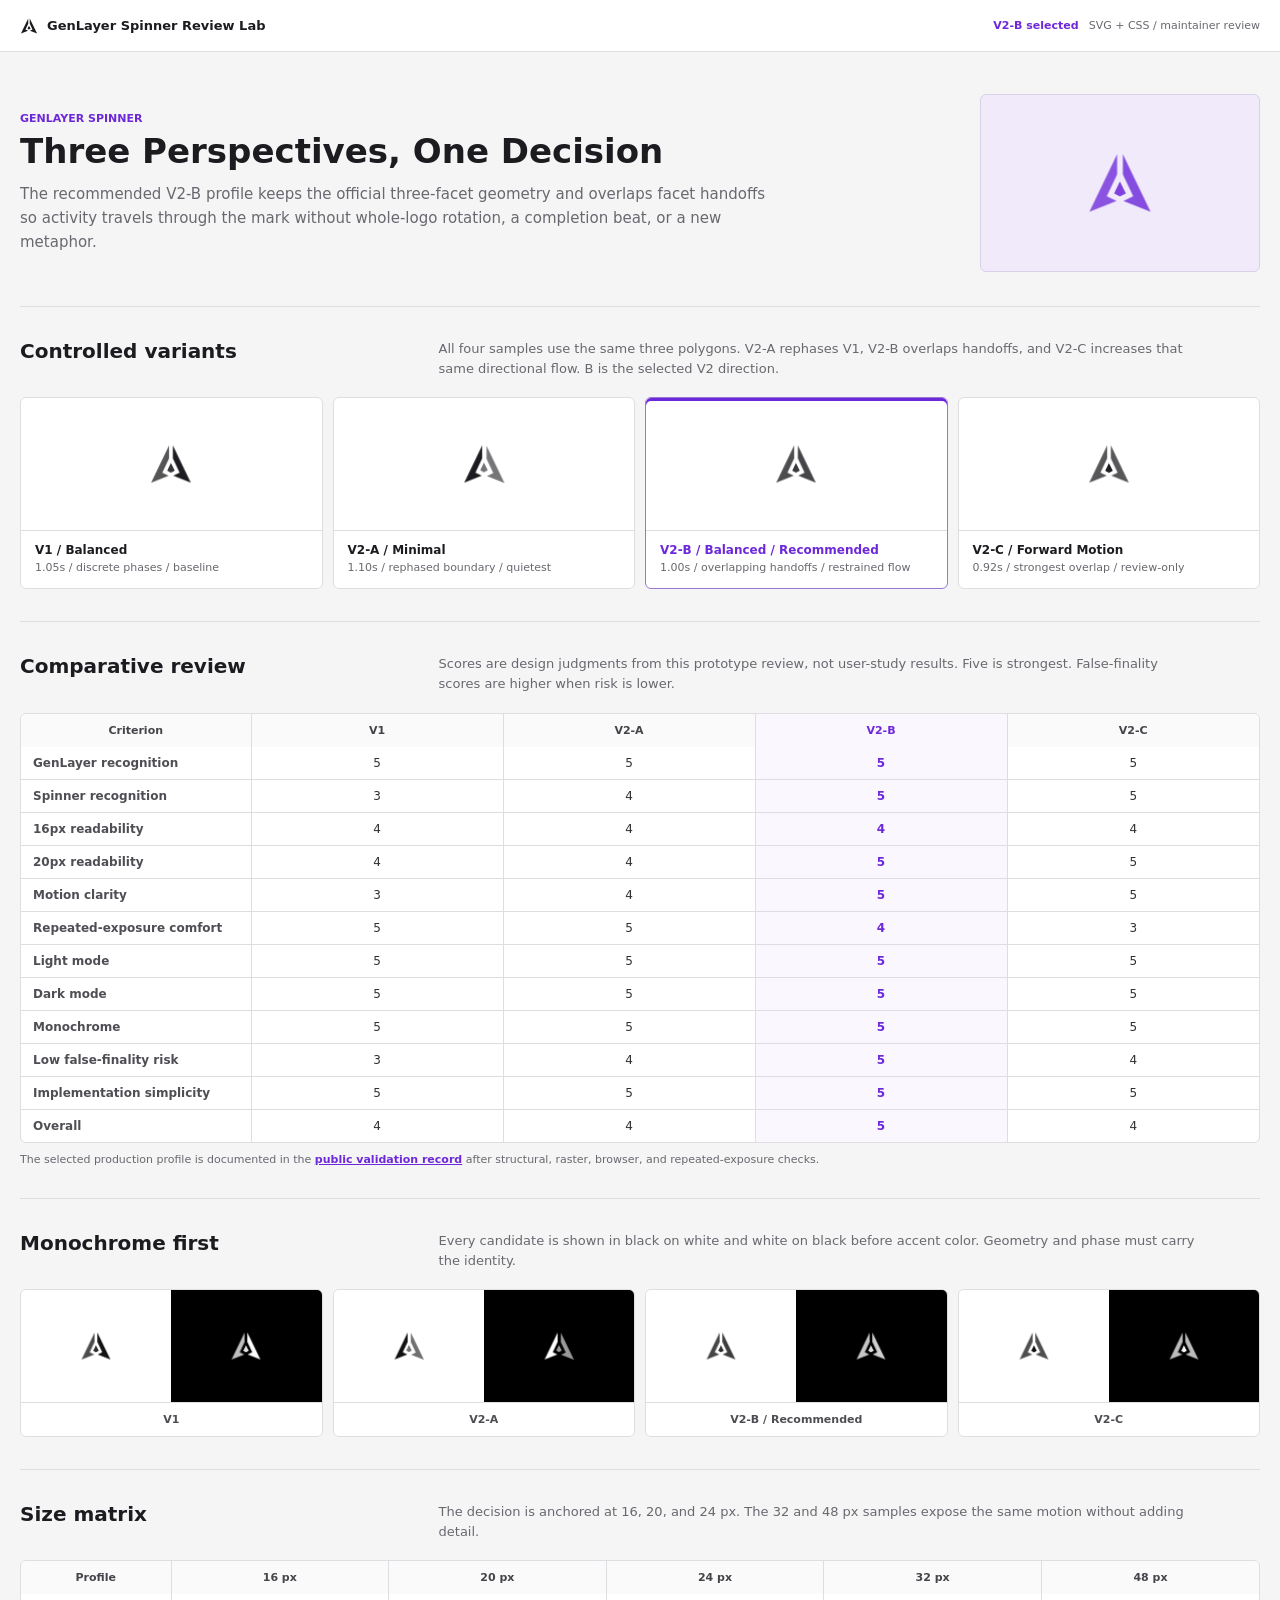
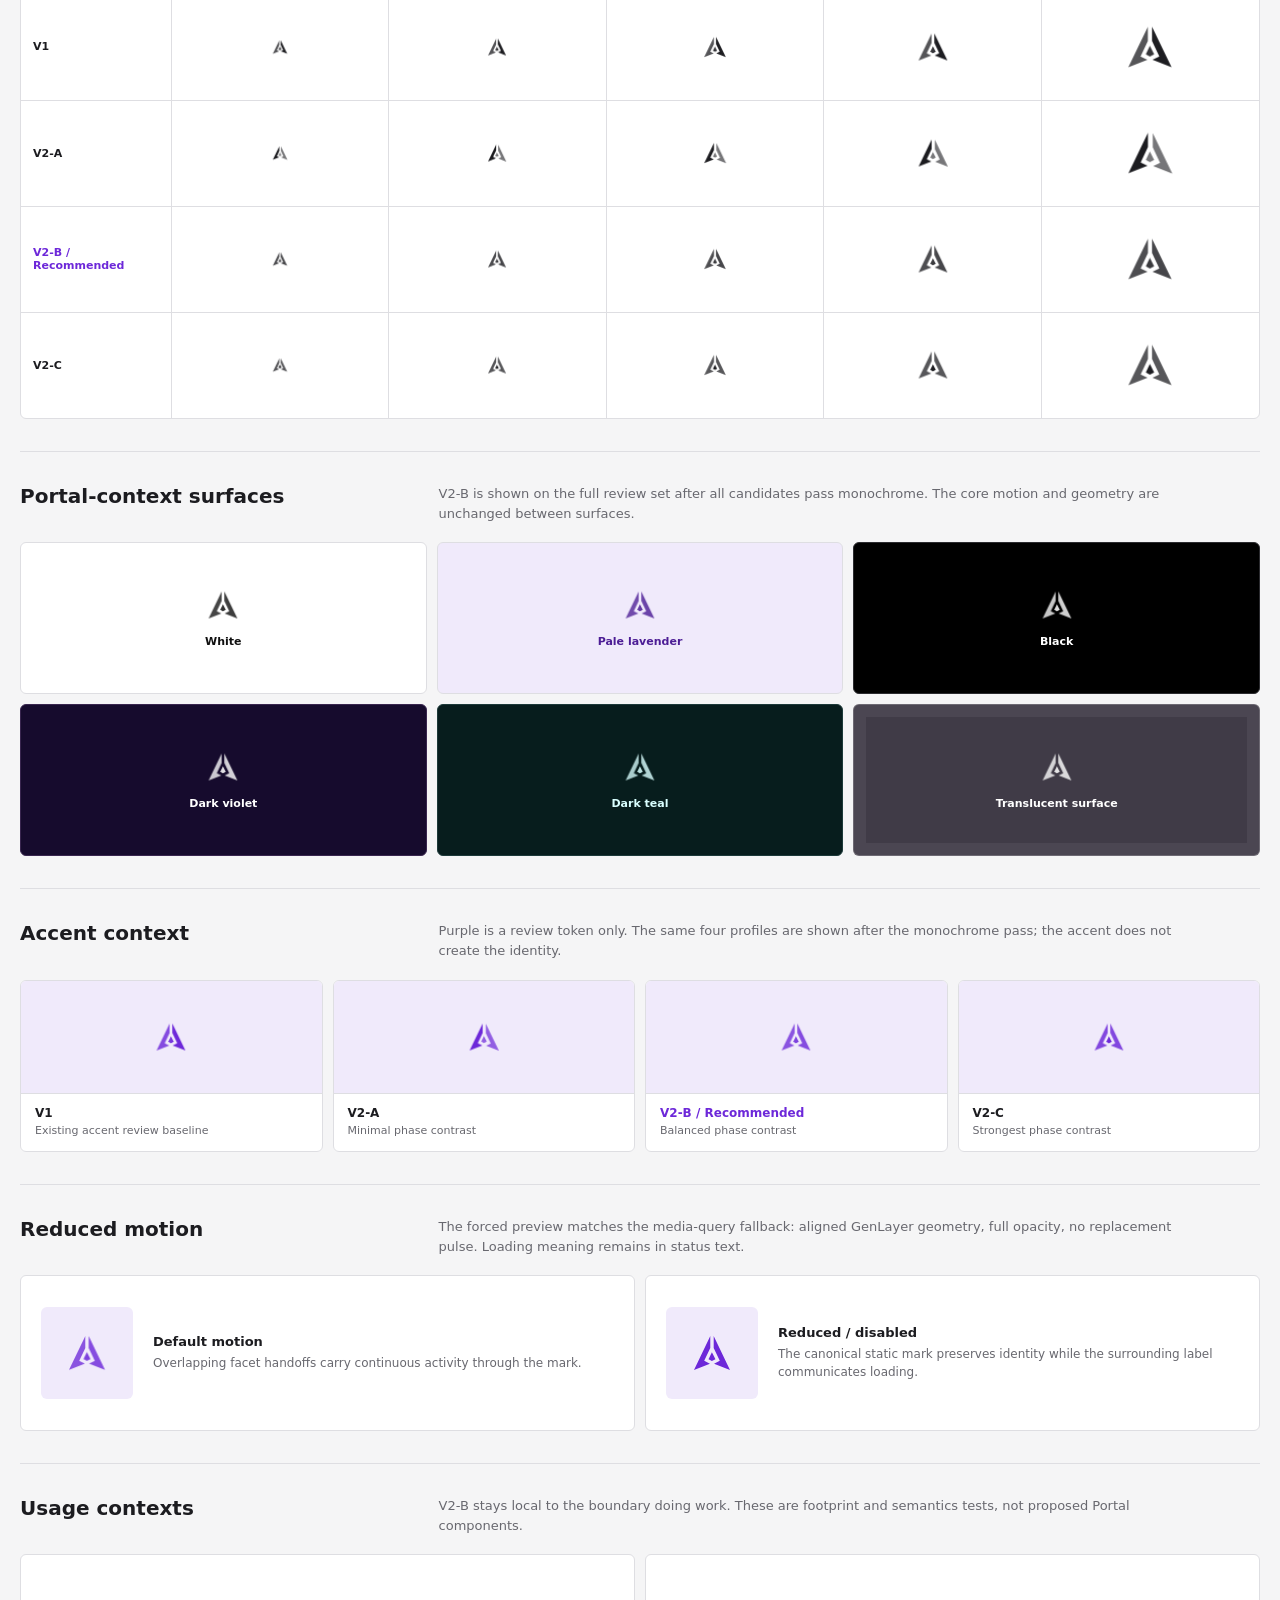
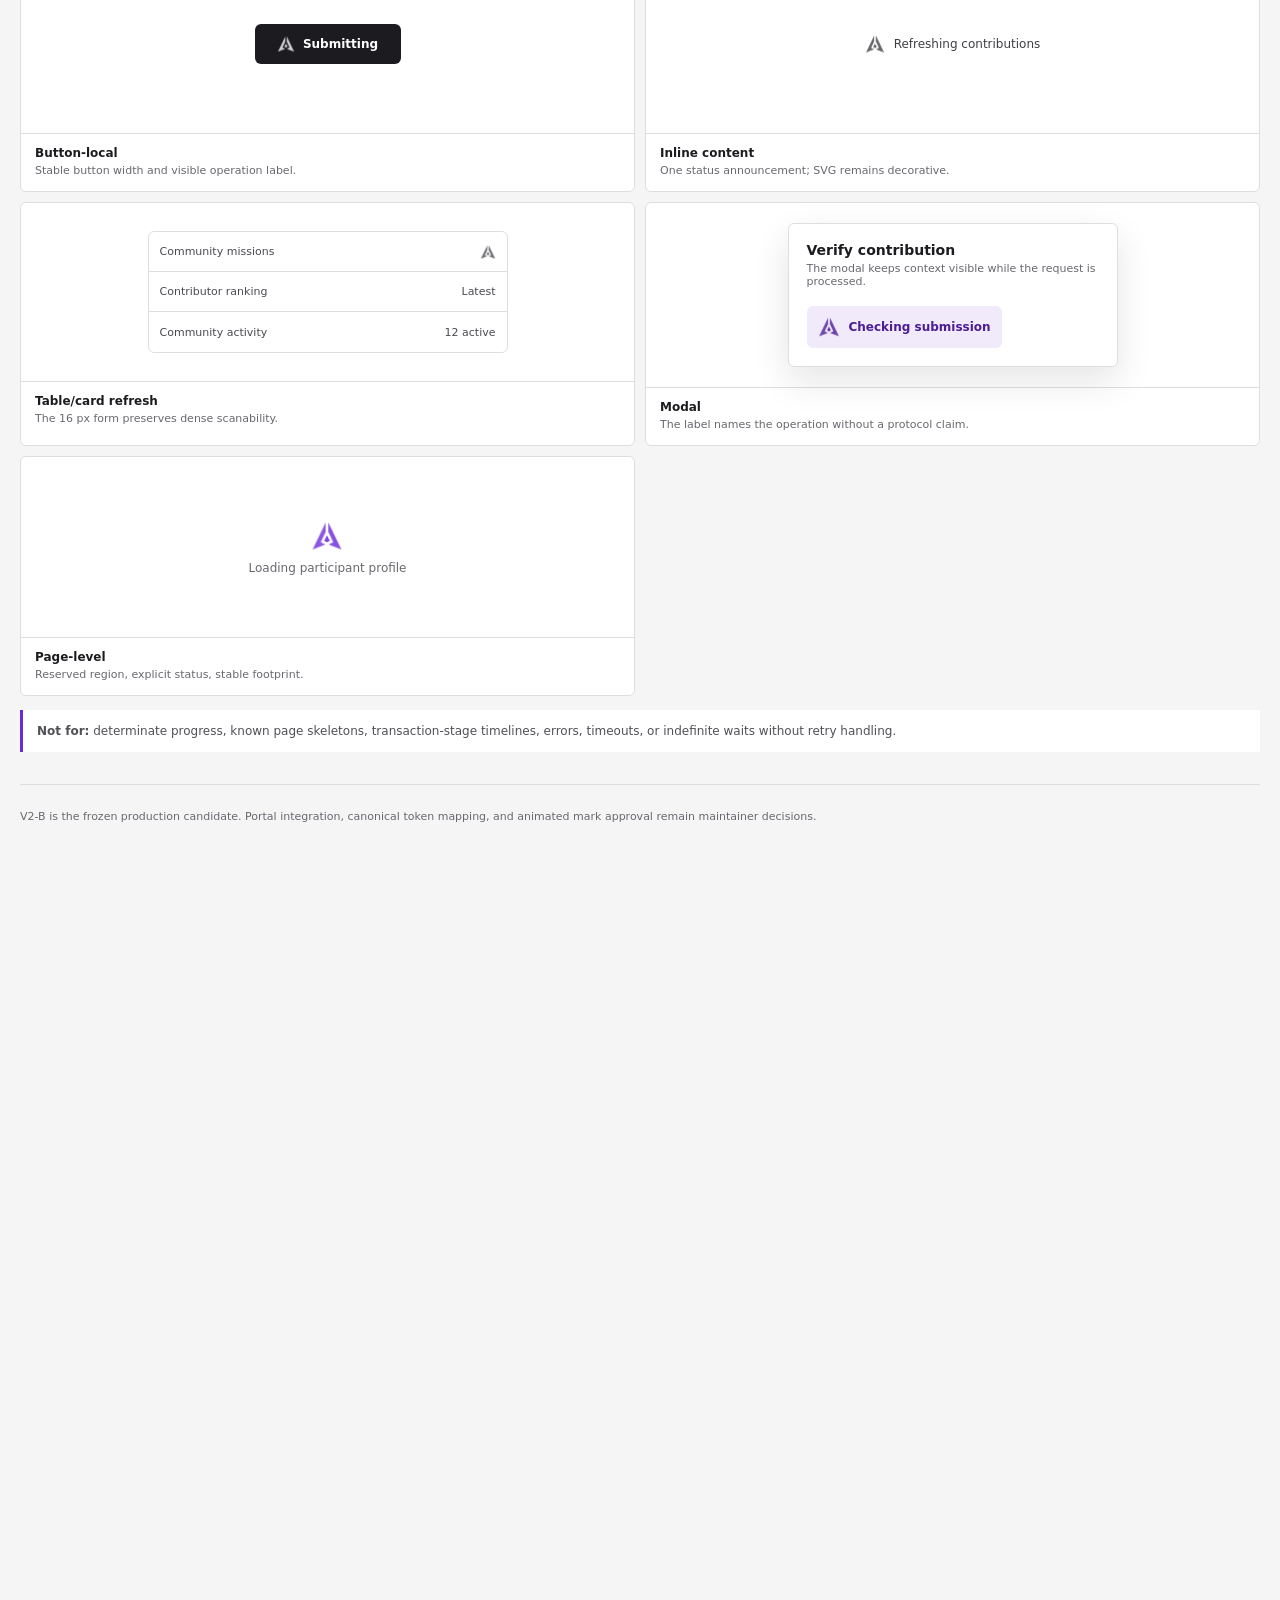
<file: index.html>
<!doctype html>
<html lang="en">
  <head>
    <meta charset="UTF-8" />
    <meta name="viewport" content="width=device-width, initial-scale=1.0" />
    <meta http-equiv="refresh" content="0; url=./demo/" />
    <link rel="icon" href="./genlayer-spinner.svg" type="image/svg+xml" />
    <link rel="canonical" href="https://unifyweb3.github.io/genlayer-spinner/demo/" />
    <title>GenLayer Spinner Review Lab</title>
  </head>
  <body>
    <p><a href="./demo/">Open the GenLayer Spinner review lab</a></p>
  </body>
</html>
</file>
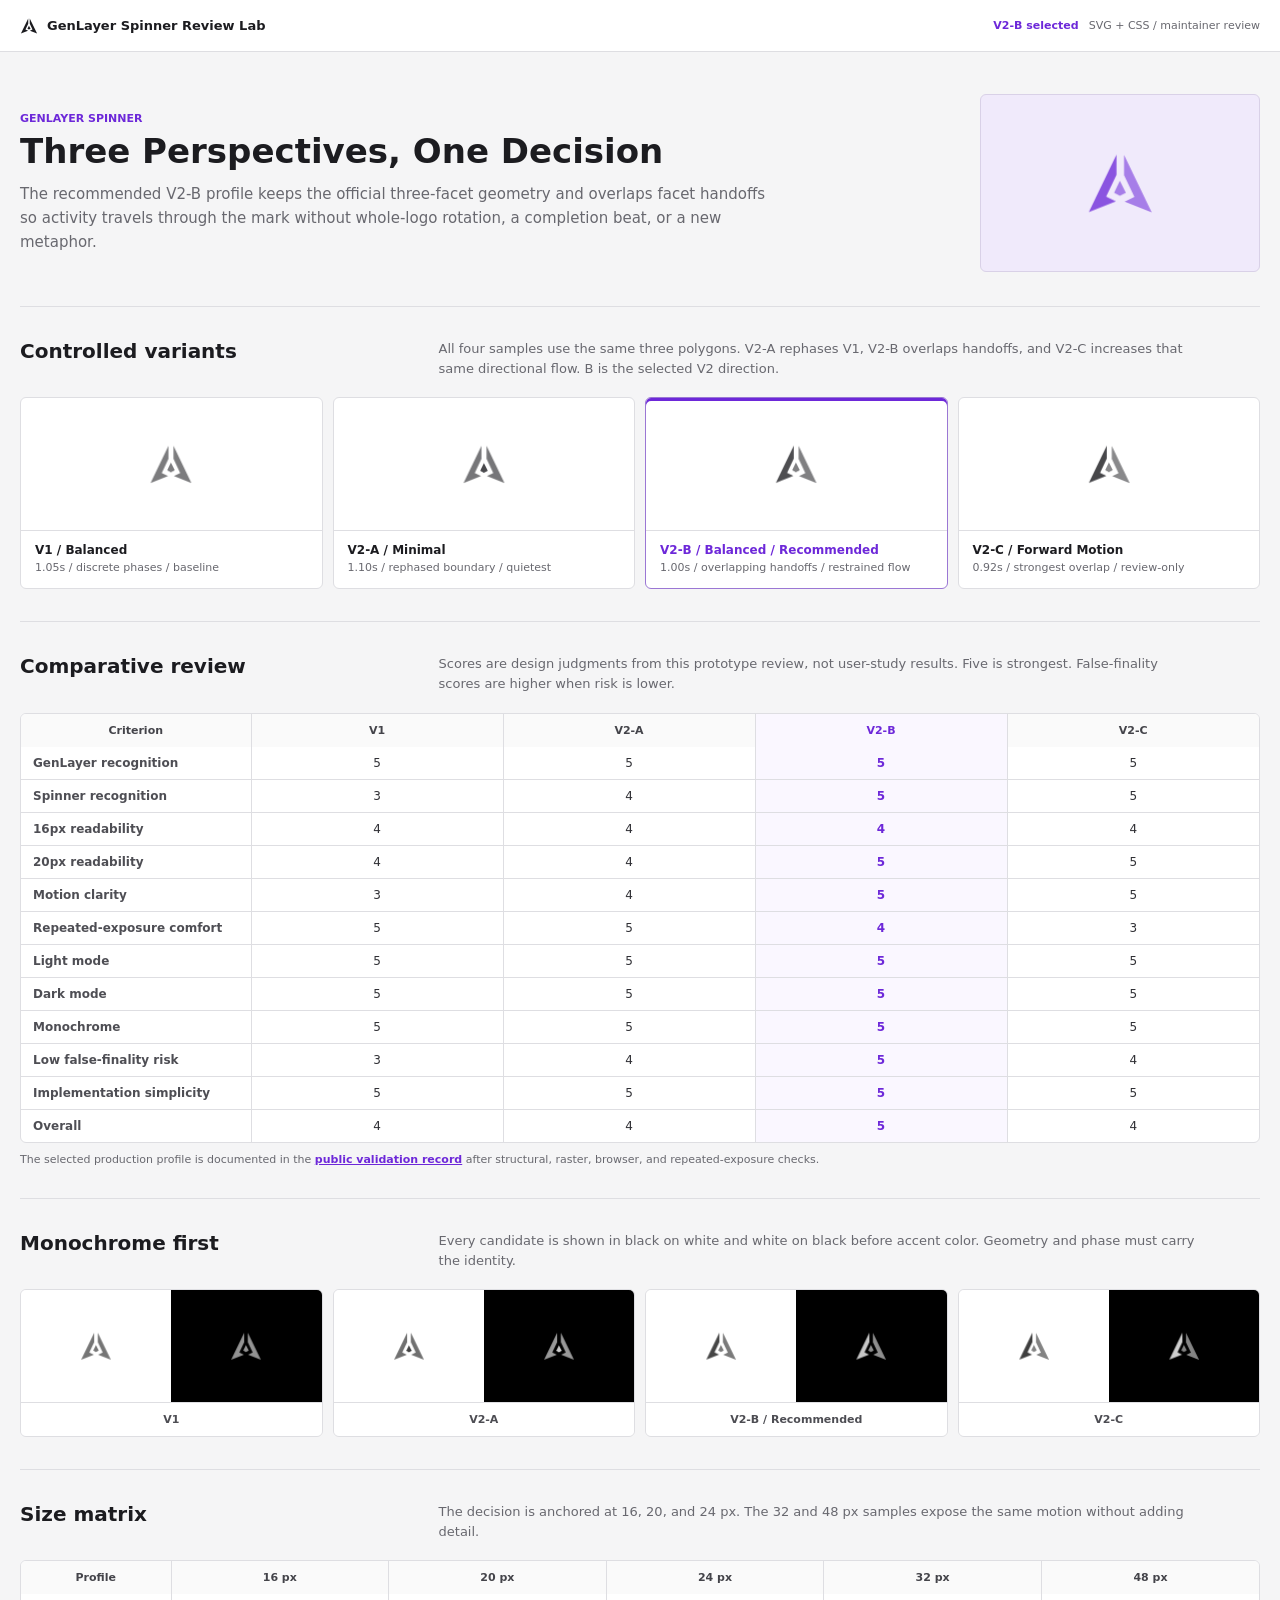
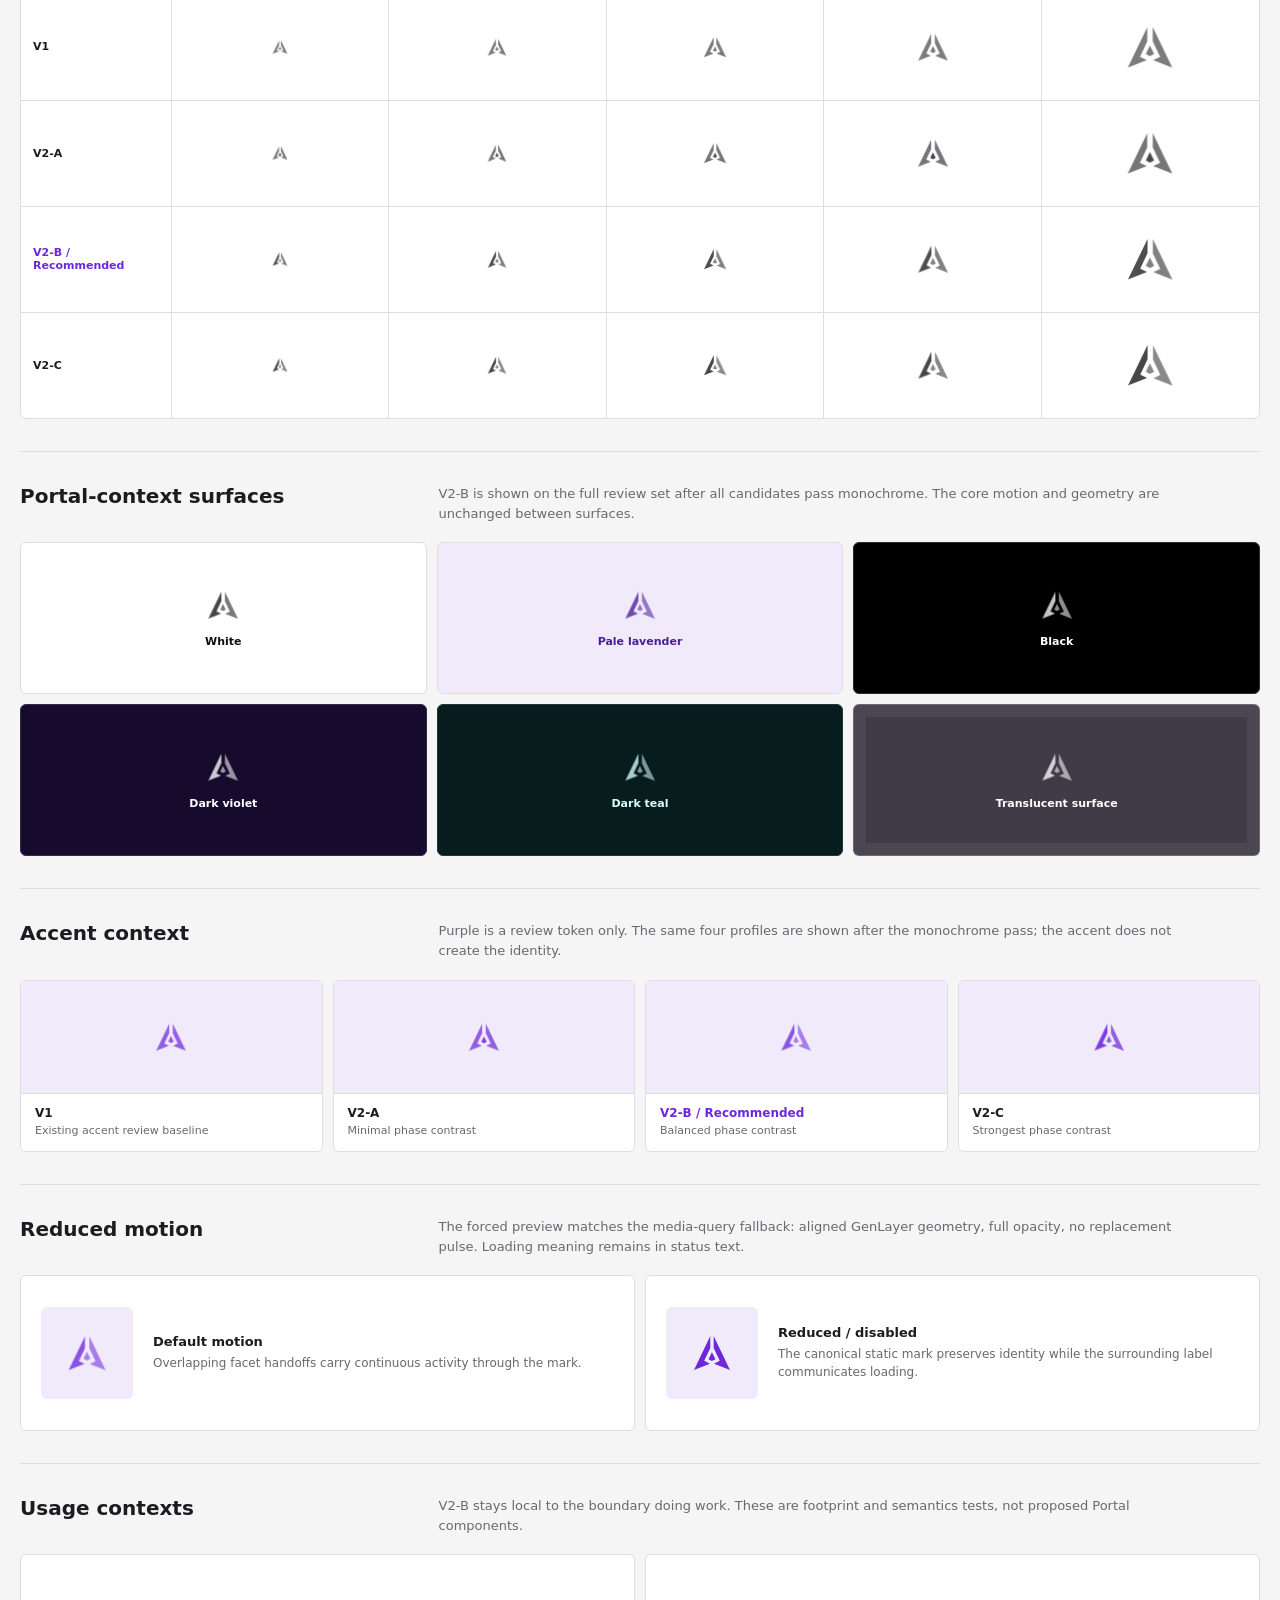
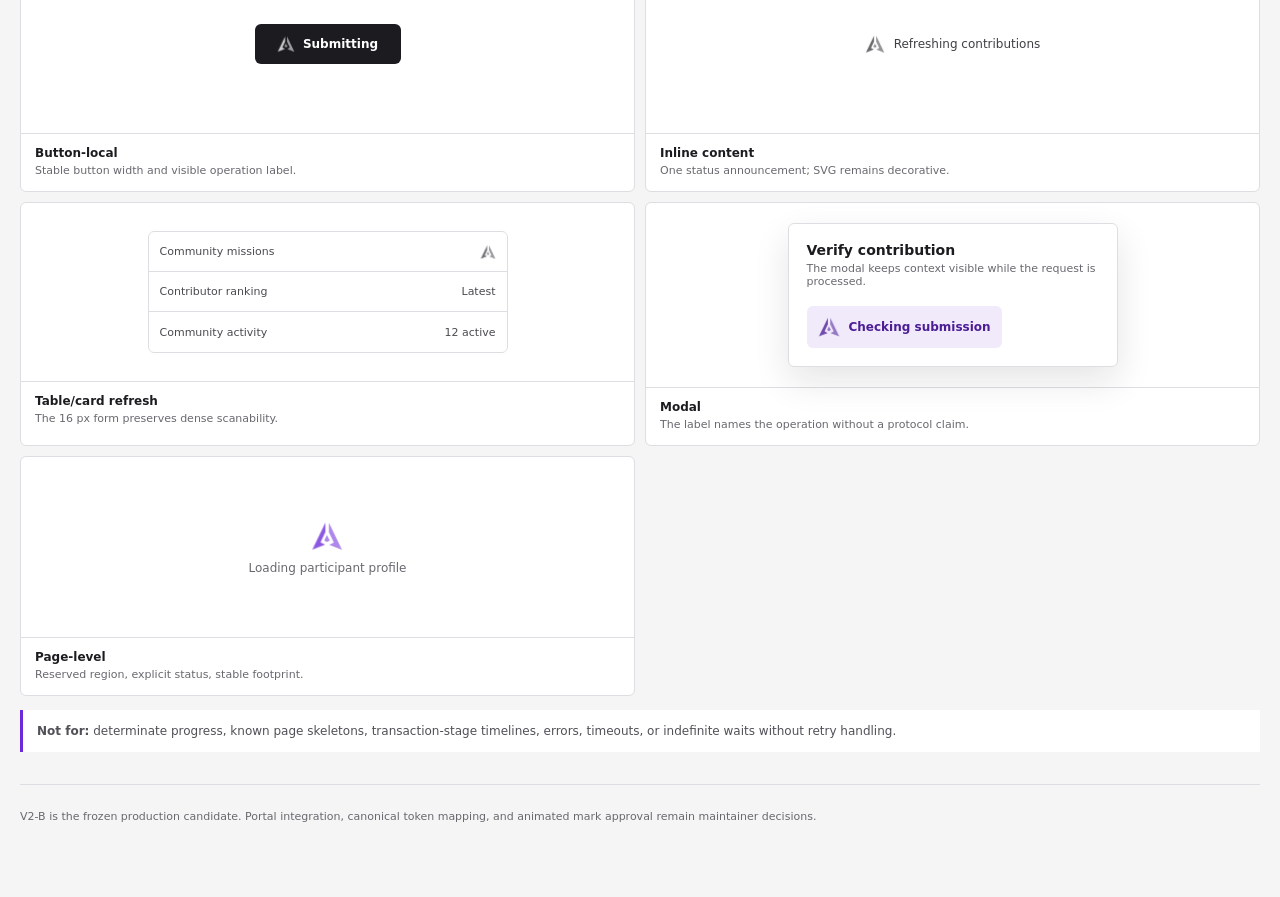
<file: demo/index.html>
<!doctype html>
<html lang="en">
  <head>
    <meta charset="UTF-8" />
    <meta name="viewport" content="width=device-width, initial-scale=1.0" />
    <meta name="description" content="Interactive review lab for the GenLayer Spinner contribution." />
    <link rel="icon" href="../genlayer-spinner.svg" type="image/svg+xml" />
    <title>GenLayer Spinner Review Lab</title>
    <link rel="stylesheet" href="../spinner.css" />
    <link rel="stylesheet" href="./v1.css" />
    <link rel="stylesheet" href="./variants.css" />
    <link rel="stylesheet" href="./demo.css" />
  </head>
  <body>
    <svg class="v2-symbols" aria-hidden="true" focusable="false">
      <defs>
        <polygon id="gl-facet-left" points="44.26 32.35 27.72 67.12 43.29 74.9 0 91.93 44.26 0 44.26 32.35" />
        <polygon id="gl-facet-right" points="53.5 32.35 70.04 67.12 54.47 74.9 97.76 91.93 53.5 0 53.5 32.35" />
        <polygon id="gl-facet-core" points="48.64 43.78 58.33 62.94 48.64 67.69 39.47 62.92 48.64 43.78" />
      </defs>
    </svg>

    <header class="v2-topbar">
      <div class="v2-brand">
        <span class="gl-spinner gl-spinner-v2 gl-spinner-v2--balanced gl-spinner-v2--static" style="--gl-v2-size: 18px" aria-hidden="true">
          <svg class="gl-spinner-v2__svg" viewBox="0 0 100 100" preserveAspectRatio="xMidYMid meet"><g transform="translate(5 7.7) scale(.92)"><g class="gl-spinner-v2__facet gl-spinner-v2__facet--left"><use href="#gl-facet-left" /></g><g class="gl-spinner-v2__facet gl-spinner-v2__facet--right"><use href="#gl-facet-right" /></g><g class="gl-spinner-v2__facet gl-spinner-v2__facet--core"><use href="#gl-facet-core" /></g></g></svg>
        </span>
        <span>GenLayer Spinner Review Lab</span>
      </div>
      <div class="v2-meta"><strong>V2-B selected</strong><span>SVG + CSS / maintainer review</span></div>
    </header>

    <main class="v2-main">
      <section class="v2-intro" aria-labelledby="v2-overview-title">
        <div>
          <p class="v2-eyebrow">GenLayer Spinner</p>
          <h1 id="v2-overview-title">Three Perspectives, One Decision</h1>
          <p class="v2-lede">The recommended V2-B profile keeps the official three-facet geometry and overlaps facet handoffs so activity travels through the mark without whole-logo rotation, a completion beat, or a new metaphor.</p>
        </div>
        <div class="v2-intro-preview" data-testid="hero-v2-b">
          <span class="gl-spinner gl-spinner-v2 gl-spinner-v2--balanced" style="--gl-v2-size: 68px" role="status">
            <svg class="gl-spinner-v2__svg" viewBox="0 0 100 100" preserveAspectRatio="xMidYMid meet" aria-hidden="true"><g transform="translate(5 7.7) scale(.92)"><g class="gl-spinner-v2__facet gl-spinner-v2__facet--left"><use href="#gl-facet-left" /></g><g class="gl-spinner-v2__facet gl-spinner-v2__facet--right"><use href="#gl-facet-right" /></g><g class="gl-spinner-v2__facet gl-spinner-v2__facet--core"><use href="#gl-facet-core" /></g></g></svg>
            <span class="gl-spinner-v2__sr-only">Loading spinner preview</span>
          </span>
        </div>
      </section>

      <section class="v2-section" aria-labelledby="v2-variants-title" data-testid="variants">
        <div class="v2-section-head">
          <h2 id="v2-variants-title">Controlled variants</h2>
          <p class="v2-section-copy">All four samples use the same three polygons. V2-A rephases V1, V2-B overlaps handoffs, and V2-C increases that same directional flow. B is the selected V2 direction.</p>
        </div>
        <div class="v2-variant-grid">
          <article class="v2-variant" data-variant-card="v1">
            <div class="v2-variant-preview">
              <span class="gl-spinner-v1 gl-spinner-v1--balanced" style="--gl-spinner-v1-size: 44px" aria-hidden="true">
                <svg class="gl-spinner-v1__svg" viewBox="0 0 100 100" preserveAspectRatio="xMidYMid meet"><g transform="translate(5 7.7) scale(.92)"><g class="gl-spinner-v1__facet gl-spinner-v1__facet--left"><use href="#gl-facet-left" /></g><g class="gl-spinner-v1__facet gl-spinner-v1__facet--right"><use href="#gl-facet-right" /></g><g class="gl-spinner-v1__facet gl-spinner-v1__facet--core"><use href="#gl-facet-core" /></g></g></svg>
              </span>
            </div>
            <div class="v2-variant-meta"><p class="v2-variant-name">V1 / Balanced</p><p class="v2-variant-detail">1.05s / discrete phases / baseline</p></div>
          </article>
          <article class="v2-variant" data-variant-card="v2-a">
            <div class="v2-variant-preview">
              <span class="gl-spinner-v2 gl-spinner-v2--minimal" style="--gl-v2-size: 44px" aria-hidden="true">
                <svg class="gl-spinner-v2__svg" viewBox="0 0 100 100" preserveAspectRatio="xMidYMid meet"><g transform="translate(5 7.7) scale(.92)"><g class="gl-spinner-v2__facet gl-spinner-v2__facet--left"><use href="#gl-facet-left" /></g><g class="gl-spinner-v2__facet gl-spinner-v2__facet--right"><use href="#gl-facet-right" /></g><g class="gl-spinner-v2__facet gl-spinner-v2__facet--core"><use href="#gl-facet-core" /></g></g></svg>
              </span>
            </div>
            <div class="v2-variant-meta"><p class="v2-variant-name">V2-A / Minimal</p><p class="v2-variant-detail">1.10s / rephased boundary / quietest</p></div>
          </article>
          <article class="v2-variant" data-variant-card="v2-b" data-recommended="true">
            <div class="v2-variant-preview">
              <span class="gl-spinner gl-spinner-v2 gl-spinner-v2--balanced" style="--gl-v2-size: 44px" aria-hidden="true">
                <svg class="gl-spinner-v2__svg" viewBox="0 0 100 100" preserveAspectRatio="xMidYMid meet"><g transform="translate(5 7.7) scale(.92)"><g class="gl-spinner-v2__facet gl-spinner-v2__facet--left"><use href="#gl-facet-left" /></g><g class="gl-spinner-v2__facet gl-spinner-v2__facet--right"><use href="#gl-facet-right" /></g><g class="gl-spinner-v2__facet gl-spinner-v2__facet--core"><use href="#gl-facet-core" /></g></g></svg>
              </span>
            </div>
            <div class="v2-variant-meta"><p class="v2-variant-name v2-recommended">V2-B / Balanced / Recommended</p><p class="v2-variant-detail">1.00s / overlapping handoffs / restrained flow</p></div>
          </article>
          <article class="v2-variant" data-variant-card="v2-c">
            <div class="v2-variant-preview">
              <span class="gl-spinner-v2 gl-spinner-v2--forward" style="--gl-v2-size: 44px" aria-hidden="true">
                <svg class="gl-spinner-v2__svg" viewBox="0 0 100 100" preserveAspectRatio="xMidYMid meet"><g transform="translate(5 7.7) scale(.92)"><g class="gl-spinner-v2__facet gl-spinner-v2__facet--left"><use href="#gl-facet-left" /></g><g class="gl-spinner-v2__facet gl-spinner-v2__facet--right"><use href="#gl-facet-right" /></g><g class="gl-spinner-v2__facet gl-spinner-v2__facet--core"><use href="#gl-facet-core" /></g></g></svg>
              </span>
            </div>
            <div class="v2-variant-meta"><p class="v2-variant-name">V2-C / Forward Motion</p><p class="v2-variant-detail">0.92s / strongest overlap / review-only</p></div>
          </article>
        </div>
      </section>

      <section class="v2-section" aria-labelledby="v2-comparison-title">
        <div class="v2-section-head">
          <h2 id="v2-comparison-title">Comparative review</h2>
          <p class="v2-section-copy">Scores are design judgments from this prototype review, not user-study results. Five is strongest. False-finality scores are higher when risk is lower.</p>
        </div>
        <div class="v2-table-wrap">
          <table class="v2-score-table">
            <thead><tr><th scope="col">Criterion</th><th scope="col">V1</th><th scope="col">V2-A</th><th class="v2-score-winner" scope="col">V2-B</th><th scope="col">V2-C</th></tr></thead>
            <tbody>
              <tr><th scope="row">GenLayer recognition</th><td>5</td><td>5</td><td class="v2-score-winner">5</td><td>5</td></tr>
              <tr><th scope="row">Spinner recognition</th><td>3</td><td>4</td><td class="v2-score-winner">5</td><td>5</td></tr>
              <tr><th scope="row">16px readability</th><td>4</td><td>4</td><td class="v2-score-winner">4</td><td>4</td></tr>
              <tr><th scope="row">20px readability</th><td>4</td><td>4</td><td class="v2-score-winner">5</td><td>5</td></tr>
              <tr><th scope="row">Motion clarity</th><td>3</td><td>4</td><td class="v2-score-winner">5</td><td>5</td></tr>
              <tr><th scope="row">Repeated-exposure comfort</th><td>5</td><td>5</td><td class="v2-score-winner">4</td><td>3</td></tr>
              <tr><th scope="row">Light mode</th><td>5</td><td>5</td><td class="v2-score-winner">5</td><td>5</td></tr>
              <tr><th scope="row">Dark mode</th><td>5</td><td>5</td><td class="v2-score-winner">5</td><td>5</td></tr>
              <tr><th scope="row">Monochrome</th><td>5</td><td>5</td><td class="v2-score-winner">5</td><td>5</td></tr>
              <tr><th scope="row">Low false-finality risk</th><td>3</td><td>4</td><td class="v2-score-winner">5</td><td>4</td></tr>
              <tr><th scope="row">Implementation simplicity</th><td>5</td><td>5</td><td class="v2-score-winner">5</td><td>5</td></tr>
              <tr><th scope="row">Overall</th><td>4</td><td>4</td><td class="v2-score-winner">5</td><td>4</td></tr>
            </tbody>
          </table>
        </div>
        <p class="v2-score-note">The selected production profile is documented in the <a href="../VALIDATION.md">public validation record</a> after structural, raster, browser, and repeated-exposure checks.</p>
      </section>

      <section class="v2-section" aria-labelledby="v2-mono-title" data-testid="monochrome">
        <div class="v2-section-head">
          <h2 id="v2-mono-title">Monochrome first</h2>
          <p class="v2-section-copy">Every candidate is shown in black on white and white on black before accent color. Geometry and phase must carry the identity.</p>
        </div>
        <div class="v2-mono-grid">
          <article class="v2-mono-item">
            <div class="v2-mono-pair"><div class="v2-mono-swatch v2-mono-light"><span class="gl-spinner-v1 gl-spinner-v1--balanced" style="--gl-spinner-v1-size: 32px" aria-hidden="true"><svg class="gl-spinner-v1__svg" viewBox="0 0 100 100"><g transform="translate(5 7.7) scale(.92)"><g class="gl-spinner-v1__facet gl-spinner-v1__facet--left"><use href="#gl-facet-left" /></g><g class="gl-spinner-v1__facet gl-spinner-v1__facet--right"><use href="#gl-facet-right" /></g><g class="gl-spinner-v1__facet gl-spinner-v1__facet--core"><use href="#gl-facet-core" /></g></g></svg></span></div><div class="v2-mono-swatch v2-mono-dark"><span class="gl-spinner-v1 gl-spinner-v1--balanced" style="--gl-spinner-v1-size: 32px" aria-hidden="true"><svg class="gl-spinner-v1__svg" viewBox="0 0 100 100"><g transform="translate(5 7.7) scale(.92)"><g class="gl-spinner-v1__facet gl-spinner-v1__facet--left"><use href="#gl-facet-left" /></g><g class="gl-spinner-v1__facet gl-spinner-v1__facet--right"><use href="#gl-facet-right" /></g><g class="gl-spinner-v1__facet gl-spinner-v1__facet--core"><use href="#gl-facet-core" /></g></g></svg></span></div></div>
            <p class="v2-mono-label">V1</p>
          </article>
          <article class="v2-mono-item">
            <div class="v2-mono-pair"><div class="v2-mono-swatch v2-mono-light"><span class="gl-spinner-v2 gl-spinner-v2--minimal" style="--gl-v2-size: 32px" aria-hidden="true"><svg class="gl-spinner-v2__svg" viewBox="0 0 100 100"><g transform="translate(5 7.7) scale(.92)"><g class="gl-spinner-v2__facet gl-spinner-v2__facet--left"><use href="#gl-facet-left" /></g><g class="gl-spinner-v2__facet gl-spinner-v2__facet--right"><use href="#gl-facet-right" /></g><g class="gl-spinner-v2__facet gl-spinner-v2__facet--core"><use href="#gl-facet-core" /></g></g></svg></span></div><div class="v2-mono-swatch v2-mono-dark"><span class="gl-spinner-v2 gl-spinner-v2--minimal" style="--gl-v2-size: 32px" aria-hidden="true"><svg class="gl-spinner-v2__svg" viewBox="0 0 100 100"><g transform="translate(5 7.7) scale(.92)"><g class="gl-spinner-v2__facet gl-spinner-v2__facet--left"><use href="#gl-facet-left" /></g><g class="gl-spinner-v2__facet gl-spinner-v2__facet--right"><use href="#gl-facet-right" /></g><g class="gl-spinner-v2__facet gl-spinner-v2__facet--core"><use href="#gl-facet-core" /></g></g></svg></span></div></div>
            <p class="v2-mono-label">V2-A</p>
          </article>
          <article class="v2-mono-item">
            <div class="v2-mono-pair"><div class="v2-mono-swatch v2-mono-light"><span class="gl-spinner gl-spinner-v2 gl-spinner-v2--balanced" style="--gl-v2-size: 32px" aria-hidden="true"><svg class="gl-spinner-v2__svg" viewBox="0 0 100 100"><g transform="translate(5 7.7) scale(.92)"><g class="gl-spinner-v2__facet gl-spinner-v2__facet--left"><use href="#gl-facet-left" /></g><g class="gl-spinner-v2__facet gl-spinner-v2__facet--right"><use href="#gl-facet-right" /></g><g class="gl-spinner-v2__facet gl-spinner-v2__facet--core"><use href="#gl-facet-core" /></g></g></svg></span></div><div class="v2-mono-swatch v2-mono-dark"><span class="gl-spinner gl-spinner-v2 gl-spinner-v2--balanced" style="--gl-v2-size: 32px" aria-hidden="true"><svg class="gl-spinner-v2__svg" viewBox="0 0 100 100"><g transform="translate(5 7.7) scale(.92)"><g class="gl-spinner-v2__facet gl-spinner-v2__facet--left"><use href="#gl-facet-left" /></g><g class="gl-spinner-v2__facet gl-spinner-v2__facet--right"><use href="#gl-facet-right" /></g><g class="gl-spinner-v2__facet gl-spinner-v2__facet--core"><use href="#gl-facet-core" /></g></g></svg></span></div></div>
            <p class="v2-mono-label v2-recommended">V2-B / Recommended</p>
          </article>
          <article class="v2-mono-item">
            <div class="v2-mono-pair"><div class="v2-mono-swatch v2-mono-light"><span class="gl-spinner-v2 gl-spinner-v2--forward" style="--gl-v2-size: 32px" aria-hidden="true"><svg class="gl-spinner-v2__svg" viewBox="0 0 100 100"><g transform="translate(5 7.7) scale(.92)"><g class="gl-spinner-v2__facet gl-spinner-v2__facet--left"><use href="#gl-facet-left" /></g><g class="gl-spinner-v2__facet gl-spinner-v2__facet--right"><use href="#gl-facet-right" /></g><g class="gl-spinner-v2__facet gl-spinner-v2__facet--core"><use href="#gl-facet-core" /></g></g></svg></span></div><div class="v2-mono-swatch v2-mono-dark"><span class="gl-spinner-v2 gl-spinner-v2--forward" style="--gl-v2-size: 32px" aria-hidden="true"><svg class="gl-spinner-v2__svg" viewBox="0 0 100 100"><g transform="translate(5 7.7) scale(.92)"><g class="gl-spinner-v2__facet gl-spinner-v2__facet--left"><use href="#gl-facet-left" /></g><g class="gl-spinner-v2__facet gl-spinner-v2__facet--right"><use href="#gl-facet-right" /></g><g class="gl-spinner-v2__facet gl-spinner-v2__facet--core"><use href="#gl-facet-core" /></g></g></svg></span></div></div>
            <p class="v2-mono-label">V2-C</p>
          </article>
        </div>
      </section>

      <section class="v2-section" aria-labelledby="v2-size-title" data-testid="sizes">
        <div class="v2-section-head">
          <h2 id="v2-size-title">Size matrix</h2>
          <p class="v2-section-copy">The decision is anchored at 16, 20, and 24 px. The 32 and 48 px samples expose the same motion without adding detail.</p>
        </div>
        <div class="v2-table-wrap">
          <table class="v2-size-table">
            <thead><tr><th scope="col">Profile</th><th scope="col">16 px</th><th scope="col">20 px</th><th scope="col">24 px</th><th scope="col">32 px</th><th scope="col">48 px</th></tr></thead>
            <tbody>
              <tr>
                <th scope="row">V1</th>
                <td><span class="gl-spinner-v1 gl-spinner-v1--balanced" style="--gl-spinner-v1-size: 16px" aria-hidden="true"><svg class="gl-spinner-v1__svg" viewBox="0 0 100 100"><g transform="translate(5 7.7) scale(.92)"><g class="gl-spinner-v1__facet gl-spinner-v1__facet--left"><use href="#gl-facet-left" /></g><g class="gl-spinner-v1__facet gl-spinner-v1__facet--right"><use href="#gl-facet-right" /></g><g class="gl-spinner-v1__facet gl-spinner-v1__facet--core"><use href="#gl-facet-core" /></g></g></svg></span></td>
                <td><span class="gl-spinner-v1 gl-spinner-v1--balanced" style="--gl-spinner-v1-size: 20px" aria-hidden="true"><svg class="gl-spinner-v1__svg" viewBox="0 0 100 100"><g transform="translate(5 7.7) scale(.92)"><g class="gl-spinner-v1__facet gl-spinner-v1__facet--left"><use href="#gl-facet-left" /></g><g class="gl-spinner-v1__facet gl-spinner-v1__facet--right"><use href="#gl-facet-right" /></g><g class="gl-spinner-v1__facet gl-spinner-v1__facet--core"><use href="#gl-facet-core" /></g></g></svg></span></td>
                <td><span class="gl-spinner-v1 gl-spinner-v1--balanced" style="--gl-spinner-v1-size: 24px" aria-hidden="true"><svg class="gl-spinner-v1__svg" viewBox="0 0 100 100"><g transform="translate(5 7.7) scale(.92)"><g class="gl-spinner-v1__facet gl-spinner-v1__facet--left"><use href="#gl-facet-left" /></g><g class="gl-spinner-v1__facet gl-spinner-v1__facet--right"><use href="#gl-facet-right" /></g><g class="gl-spinner-v1__facet gl-spinner-v1__facet--core"><use href="#gl-facet-core" /></g></g></svg></span></td>
                <td><span class="gl-spinner-v1 gl-spinner-v1--balanced" style="--gl-spinner-v1-size: 32px" aria-hidden="true"><svg class="gl-spinner-v1__svg" viewBox="0 0 100 100"><g transform="translate(5 7.7) scale(.92)"><g class="gl-spinner-v1__facet gl-spinner-v1__facet--left"><use href="#gl-facet-left" /></g><g class="gl-spinner-v1__facet gl-spinner-v1__facet--right"><use href="#gl-facet-right" /></g><g class="gl-spinner-v1__facet gl-spinner-v1__facet--core"><use href="#gl-facet-core" /></g></g></svg></span></td>
                <td><span class="gl-spinner-v1 gl-spinner-v1--balanced" style="--gl-spinner-v1-size: 48px" aria-hidden="true"><svg class="gl-spinner-v1__svg" viewBox="0 0 100 100"><g transform="translate(5 7.7) scale(.92)"><g class="gl-spinner-v1__facet gl-spinner-v1__facet--left"><use href="#gl-facet-left" /></g><g class="gl-spinner-v1__facet gl-spinner-v1__facet--right"><use href="#gl-facet-right" /></g><g class="gl-spinner-v1__facet gl-spinner-v1__facet--core"><use href="#gl-facet-core" /></g></g></svg></span></td>
              </tr>
              <tr>
                <th scope="row">V2-A</th>
                <td><span class="gl-spinner-v2 gl-spinner-v2--minimal" style="--gl-v2-size: 16px" aria-hidden="true"><svg class="gl-spinner-v2__svg" viewBox="0 0 100 100"><g transform="translate(5 7.7) scale(.92)"><g class="gl-spinner-v2__facet gl-spinner-v2__facet--left"><use href="#gl-facet-left" /></g><g class="gl-spinner-v2__facet gl-spinner-v2__facet--right"><use href="#gl-facet-right" /></g><g class="gl-spinner-v2__facet gl-spinner-v2__facet--core"><use href="#gl-facet-core" /></g></g></svg></span></td>
                <td><span class="gl-spinner-v2 gl-spinner-v2--minimal" style="--gl-v2-size: 20px" aria-hidden="true"><svg class="gl-spinner-v2__svg" viewBox="0 0 100 100"><g transform="translate(5 7.7) scale(.92)"><g class="gl-spinner-v2__facet gl-spinner-v2__facet--left"><use href="#gl-facet-left" /></g><g class="gl-spinner-v2__facet gl-spinner-v2__facet--right"><use href="#gl-facet-right" /></g><g class="gl-spinner-v2__facet gl-spinner-v2__facet--core"><use href="#gl-facet-core" /></g></g></svg></span></td>
                <td><span class="gl-spinner-v2 gl-spinner-v2--minimal" style="--gl-v2-size: 24px" aria-hidden="true"><svg class="gl-spinner-v2__svg" viewBox="0 0 100 100"><g transform="translate(5 7.7) scale(.92)"><g class="gl-spinner-v2__facet gl-spinner-v2__facet--left"><use href="#gl-facet-left" /></g><g class="gl-spinner-v2__facet gl-spinner-v2__facet--right"><use href="#gl-facet-right" /></g><g class="gl-spinner-v2__facet gl-spinner-v2__facet--core"><use href="#gl-facet-core" /></g></g></svg></span></td>
                <td><span class="gl-spinner-v2 gl-spinner-v2--minimal" style="--gl-v2-size: 32px" aria-hidden="true"><svg class="gl-spinner-v2__svg" viewBox="0 0 100 100"><g transform="translate(5 7.7) scale(.92)"><g class="gl-spinner-v2__facet gl-spinner-v2__facet--left"><use href="#gl-facet-left" /></g><g class="gl-spinner-v2__facet gl-spinner-v2__facet--right"><use href="#gl-facet-right" /></g><g class="gl-spinner-v2__facet gl-spinner-v2__facet--core"><use href="#gl-facet-core" /></g></g></svg></span></td>
                <td><span class="gl-spinner-v2 gl-spinner-v2--minimal" style="--gl-v2-size: 48px" aria-hidden="true"><svg class="gl-spinner-v2__svg" viewBox="0 0 100 100"><g transform="translate(5 7.7) scale(.92)"><g class="gl-spinner-v2__facet gl-spinner-v2__facet--left"><use href="#gl-facet-left" /></g><g class="gl-spinner-v2__facet gl-spinner-v2__facet--right"><use href="#gl-facet-right" /></g><g class="gl-spinner-v2__facet gl-spinner-v2__facet--core"><use href="#gl-facet-core" /></g></g></svg></span></td>
              </tr>
              <tr>
                <th class="v2-recommended" scope="row">V2-B / Recommended</th>
                <td><span class="gl-spinner gl-spinner-v2 gl-spinner-v2--balanced" style="--gl-v2-size: 16px" aria-hidden="true"><svg class="gl-spinner-v2__svg" viewBox="0 0 100 100"><g transform="translate(5 7.7) scale(.92)"><g class="gl-spinner-v2__facet gl-spinner-v2__facet--left"><use href="#gl-facet-left" /></g><g class="gl-spinner-v2__facet gl-spinner-v2__facet--right"><use href="#gl-facet-right" /></g><g class="gl-spinner-v2__facet gl-spinner-v2__facet--core"><use href="#gl-facet-core" /></g></g></svg></span></td>
                <td><span class="gl-spinner gl-spinner-v2 gl-spinner-v2--balanced" style="--gl-v2-size: 20px" aria-hidden="true"><svg class="gl-spinner-v2__svg" viewBox="0 0 100 100"><g transform="translate(5 7.7) scale(.92)"><g class="gl-spinner-v2__facet gl-spinner-v2__facet--left"><use href="#gl-facet-left" /></g><g class="gl-spinner-v2__facet gl-spinner-v2__facet--right"><use href="#gl-facet-right" /></g><g class="gl-spinner-v2__facet gl-spinner-v2__facet--core"><use href="#gl-facet-core" /></g></g></svg></span></td>
                <td><span class="gl-spinner gl-spinner-v2 gl-spinner-v2--balanced" style="--gl-v2-size: 24px" aria-hidden="true"><svg class="gl-spinner-v2__svg" viewBox="0 0 100 100"><g transform="translate(5 7.7) scale(.92)"><g class="gl-spinner-v2__facet gl-spinner-v2__facet--left"><use href="#gl-facet-left" /></g><g class="gl-spinner-v2__facet gl-spinner-v2__facet--right"><use href="#gl-facet-right" /></g><g class="gl-spinner-v2__facet gl-spinner-v2__facet--core"><use href="#gl-facet-core" /></g></g></svg></span></td>
                <td><span class="gl-spinner gl-spinner-v2 gl-spinner-v2--balanced" style="--gl-v2-size: 32px" aria-hidden="true"><svg class="gl-spinner-v2__svg" viewBox="0 0 100 100"><g transform="translate(5 7.7) scale(.92)"><g class="gl-spinner-v2__facet gl-spinner-v2__facet--left"><use href="#gl-facet-left" /></g><g class="gl-spinner-v2__facet gl-spinner-v2__facet--right"><use href="#gl-facet-right" /></g><g class="gl-spinner-v2__facet gl-spinner-v2__facet--core"><use href="#gl-facet-core" /></g></g></svg></span></td>
                <td><span class="gl-spinner gl-spinner-v2 gl-spinner-v2--balanced" style="--gl-v2-size: 48px" aria-hidden="true"><svg class="gl-spinner-v2__svg" viewBox="0 0 100 100"><g transform="translate(5 7.7) scale(.92)"><g class="gl-spinner-v2__facet gl-spinner-v2__facet--left"><use href="#gl-facet-left" /></g><g class="gl-spinner-v2__facet gl-spinner-v2__facet--right"><use href="#gl-facet-right" /></g><g class="gl-spinner-v2__facet gl-spinner-v2__facet--core"><use href="#gl-facet-core" /></g></g></svg></span></td>
              </tr>
              <tr>
                <th scope="row">V2-C</th>
                <td><span class="gl-spinner-v2 gl-spinner-v2--forward" style="--gl-v2-size: 16px" aria-hidden="true"><svg class="gl-spinner-v2__svg" viewBox="0 0 100 100"><g transform="translate(5 7.7) scale(.92)"><g class="gl-spinner-v2__facet gl-spinner-v2__facet--left"><use href="#gl-facet-left" /></g><g class="gl-spinner-v2__facet gl-spinner-v2__facet--right"><use href="#gl-facet-right" /></g><g class="gl-spinner-v2__facet gl-spinner-v2__facet--core"><use href="#gl-facet-core" /></g></g></svg></span></td>
                <td><span class="gl-spinner-v2 gl-spinner-v2--forward" style="--gl-v2-size: 20px" aria-hidden="true"><svg class="gl-spinner-v2__svg" viewBox="0 0 100 100"><g transform="translate(5 7.7) scale(.92)"><g class="gl-spinner-v2__facet gl-spinner-v2__facet--left"><use href="#gl-facet-left" /></g><g class="gl-spinner-v2__facet gl-spinner-v2__facet--right"><use href="#gl-facet-right" /></g><g class="gl-spinner-v2__facet gl-spinner-v2__facet--core"><use href="#gl-facet-core" /></g></g></svg></span></td>
                <td><span class="gl-spinner-v2 gl-spinner-v2--forward" style="--gl-v2-size: 24px" aria-hidden="true"><svg class="gl-spinner-v2__svg" viewBox="0 0 100 100"><g transform="translate(5 7.7) scale(.92)"><g class="gl-spinner-v2__facet gl-spinner-v2__facet--left"><use href="#gl-facet-left" /></g><g class="gl-spinner-v2__facet gl-spinner-v2__facet--right"><use href="#gl-facet-right" /></g><g class="gl-spinner-v2__facet gl-spinner-v2__facet--core"><use href="#gl-facet-core" /></g></g></svg></span></td>
                <td><span class="gl-spinner-v2 gl-spinner-v2--forward" style="--gl-v2-size: 32px" aria-hidden="true"><svg class="gl-spinner-v2__svg" viewBox="0 0 100 100"><g transform="translate(5 7.7) scale(.92)"><g class="gl-spinner-v2__facet gl-spinner-v2__facet--left"><use href="#gl-facet-left" /></g><g class="gl-spinner-v2__facet gl-spinner-v2__facet--right"><use href="#gl-facet-right" /></g><g class="gl-spinner-v2__facet gl-spinner-v2__facet--core"><use href="#gl-facet-core" /></g></g></svg></span></td>
                <td><span class="gl-spinner-v2 gl-spinner-v2--forward" style="--gl-v2-size: 48px" aria-hidden="true"><svg class="gl-spinner-v2__svg" viewBox="0 0 100 100"><g transform="translate(5 7.7) scale(.92)"><g class="gl-spinner-v2__facet gl-spinner-v2__facet--left"><use href="#gl-facet-left" /></g><g class="gl-spinner-v2__facet gl-spinner-v2__facet--right"><use href="#gl-facet-right" /></g><g class="gl-spinner-v2__facet gl-spinner-v2__facet--core"><use href="#gl-facet-core" /></g></g></svg></span></td>
              </tr>
            </tbody>
          </table>
        </div>
      </section>

      <section class="v2-section" aria-labelledby="v2-surfaces-title" data-testid="surfaces">
        <div class="v2-section-head">
          <h2 id="v2-surfaces-title">Portal-context surfaces</h2>
          <p class="v2-section-copy">V2-B is shown on the full review set after all candidates pass monochrome. The core motion and geometry are unchanged between surfaces.</p>
        </div>
        <div class="v2-surface-grid">
          <div class="v2-surface v2-surface--white"><span class="gl-spinner gl-spinner-v2 gl-spinner-v2--balanced" style="--gl-v2-size: 32px" aria-hidden="true"><svg class="gl-spinner-v2__svg" viewBox="0 0 100 100"><g transform="translate(5 7.7) scale(.92)"><g class="gl-spinner-v2__facet gl-spinner-v2__facet--left"><use href="#gl-facet-left" /></g><g class="gl-spinner-v2__facet gl-spinner-v2__facet--right"><use href="#gl-facet-right" /></g><g class="gl-spinner-v2__facet gl-spinner-v2__facet--core"><use href="#gl-facet-core" /></g></g></svg></span><span class="v2-surface-name">White</span></div>
          <div class="v2-surface v2-surface--lavender"><span class="gl-spinner gl-spinner-v2 gl-spinner-v2--balanced" style="--gl-v2-size: 32px" aria-hidden="true"><svg class="gl-spinner-v2__svg" viewBox="0 0 100 100"><g transform="translate(5 7.7) scale(.92)"><g class="gl-spinner-v2__facet gl-spinner-v2__facet--left"><use href="#gl-facet-left" /></g><g class="gl-spinner-v2__facet gl-spinner-v2__facet--right"><use href="#gl-facet-right" /></g><g class="gl-spinner-v2__facet gl-spinner-v2__facet--core"><use href="#gl-facet-core" /></g></g></svg></span><span class="v2-surface-name">Pale lavender</span></div>
          <div class="v2-surface v2-surface--black"><span class="gl-spinner gl-spinner-v2 gl-spinner-v2--balanced" style="--gl-v2-size: 32px" aria-hidden="true"><svg class="gl-spinner-v2__svg" viewBox="0 0 100 100"><g transform="translate(5 7.7) scale(.92)"><g class="gl-spinner-v2__facet gl-spinner-v2__facet--left"><use href="#gl-facet-left" /></g><g class="gl-spinner-v2__facet gl-spinner-v2__facet--right"><use href="#gl-facet-right" /></g><g class="gl-spinner-v2__facet gl-spinner-v2__facet--core"><use href="#gl-facet-core" /></g></g></svg></span><span class="v2-surface-name">Black</span></div>
          <div class="v2-surface v2-surface--violet"><span class="gl-spinner gl-spinner-v2 gl-spinner-v2--balanced" style="--gl-v2-size: 32px" aria-hidden="true"><svg class="gl-spinner-v2__svg" viewBox="0 0 100 100"><g transform="translate(5 7.7) scale(.92)"><g class="gl-spinner-v2__facet gl-spinner-v2__facet--left"><use href="#gl-facet-left" /></g><g class="gl-spinner-v2__facet gl-spinner-v2__facet--right"><use href="#gl-facet-right" /></g><g class="gl-spinner-v2__facet gl-spinner-v2__facet--core"><use href="#gl-facet-core" /></g></g></svg></span><span class="v2-surface-name">Dark violet</span></div>
          <div class="v2-surface v2-surface--teal"><span class="gl-spinner gl-spinner-v2 gl-spinner-v2--balanced" style="--gl-v2-size: 32px" aria-hidden="true"><svg class="gl-spinner-v2__svg" viewBox="0 0 100 100"><g transform="translate(5 7.7) scale(.92)"><g class="gl-spinner-v2__facet gl-spinner-v2__facet--left"><use href="#gl-facet-left" /></g><g class="gl-spinner-v2__facet gl-spinner-v2__facet--right"><use href="#gl-facet-right" /></g><g class="gl-spinner-v2__facet gl-spinner-v2__facet--core"><use href="#gl-facet-core" /></g></g></svg></span><span class="v2-surface-name">Dark teal</span></div>
          <div class="v2-surface v2-surface--translucent"><span class="gl-spinner gl-spinner-v2 gl-spinner-v2--balanced" style="--gl-v2-size: 32px" aria-hidden="true"><svg class="gl-spinner-v2__svg" viewBox="0 0 100 100"><g transform="translate(5 7.7) scale(.92)"><g class="gl-spinner-v2__facet gl-spinner-v2__facet--left"><use href="#gl-facet-left" /></g><g class="gl-spinner-v2__facet gl-spinner-v2__facet--right"><use href="#gl-facet-right" /></g><g class="gl-spinner-v2__facet gl-spinner-v2__facet--core"><use href="#gl-facet-core" /></g></g></svg></span><span class="v2-surface-name">Translucent surface</span></div>
        </div>
      </section>

      <section class="v2-section" aria-labelledby="v2-accent-title">
        <div class="v2-section-head">
          <h2 id="v2-accent-title">Accent context</h2>
          <p class="v2-section-copy">Purple is a review token only. The same four profiles are shown after the monochrome pass; the accent does not create the identity.</p>
        </div>
        <div class="v2-color-grid">
          <article class="v2-color-item"><div class="v2-color-preview"><span class="gl-spinner-v1 gl-spinner-v1--balanced" style="--gl-spinner-v1-size: 32px; --gl-spinner-v1-muted-opacity: .72; --gl-spinner-v1-settled-opacity: .84" aria-hidden="true"><svg class="gl-spinner-v1__svg" viewBox="0 0 100 100"><g transform="translate(5 7.7) scale(.92)"><g class="gl-spinner-v1__facet gl-spinner-v1__facet--left"><use href="#gl-facet-left" /></g><g class="gl-spinner-v1__facet gl-spinner-v1__facet--right"><use href="#gl-facet-right" /></g><g class="gl-spinner-v1__facet gl-spinner-v1__facet--core"><use href="#gl-facet-core" /></g></g></svg></span></div><div class="v2-color-meta"><p class="v2-color-name">V1</p><p class="v2-color-detail">Existing accent review baseline</p></div></article>
          <article class="v2-color-item"><div class="v2-color-preview"><span class="gl-spinner-v2 gl-spinner-v2--minimal" style="--gl-v2-size: 32px" aria-hidden="true"><svg class="gl-spinner-v2__svg" viewBox="0 0 100 100"><g transform="translate(5 7.7) scale(.92)"><g class="gl-spinner-v2__facet gl-spinner-v2__facet--left"><use href="#gl-facet-left" /></g><g class="gl-spinner-v2__facet gl-spinner-v2__facet--right"><use href="#gl-facet-right" /></g><g class="gl-spinner-v2__facet gl-spinner-v2__facet--core"><use href="#gl-facet-core" /></g></g></svg></span></div><div class="v2-color-meta"><p class="v2-color-name">V2-A</p><p class="v2-color-detail">Minimal phase contrast</p></div></article>
          <article class="v2-color-item"><div class="v2-color-preview"><span class="gl-spinner gl-spinner-v2 gl-spinner-v2--balanced" style="--gl-v2-size: 32px" aria-hidden="true"><svg class="gl-spinner-v2__svg" viewBox="0 0 100 100"><g transform="translate(5 7.7) scale(.92)"><g class="gl-spinner-v2__facet gl-spinner-v2__facet--left"><use href="#gl-facet-left" /></g><g class="gl-spinner-v2__facet gl-spinner-v2__facet--right"><use href="#gl-facet-right" /></g><g class="gl-spinner-v2__facet gl-spinner-v2__facet--core"><use href="#gl-facet-core" /></g></g></svg></span></div><div class="v2-color-meta"><p class="v2-color-name v2-recommended">V2-B / Recommended</p><p class="v2-color-detail">Balanced phase contrast</p></div></article>
          <article class="v2-color-item"><div class="v2-color-preview"><span class="gl-spinner-v2 gl-spinner-v2--forward" style="--gl-v2-size: 32px" aria-hidden="true"><svg class="gl-spinner-v2__svg" viewBox="0 0 100 100"><g transform="translate(5 7.7) scale(.92)"><g class="gl-spinner-v2__facet gl-spinner-v2__facet--left"><use href="#gl-facet-left" /></g><g class="gl-spinner-v2__facet gl-spinner-v2__facet--right"><use href="#gl-facet-right" /></g><g class="gl-spinner-v2__facet gl-spinner-v2__facet--core"><use href="#gl-facet-core" /></g></g></svg></span></div><div class="v2-color-meta"><p class="v2-color-name">V2-C</p><p class="v2-color-detail">Strongest phase contrast</p></div></article>
        </div>
      </section>

      <section class="v2-section" aria-labelledby="v2-motion-title" data-testid="reduced-motion">
        <div class="v2-section-head">
          <h2 id="v2-motion-title">Reduced motion</h2>
          <p class="v2-section-copy">The forced preview matches the media-query fallback: aligned GenLayer geometry, full opacity, no replacement pulse. Loading meaning remains in status text.</p>
        </div>
        <div class="v2-reduced-grid">
          <article class="v2-reduced-item"><div class="v2-reduced-icon"><span class="gl-spinner gl-spinner-v2 gl-spinner-v2--balanced" style="--gl-v2-size: 40px" aria-hidden="true"><svg class="gl-spinner-v2__svg" viewBox="0 0 100 100"><g transform="translate(5 7.7) scale(.92)"><g class="gl-spinner-v2__facet gl-spinner-v2__facet--left"><use href="#gl-facet-left" /></g><g class="gl-spinner-v2__facet gl-spinner-v2__facet--right"><use href="#gl-facet-right" /></g><g class="gl-spinner-v2__facet gl-spinner-v2__facet--core"><use href="#gl-facet-core" /></g></g></svg></span></div><div><h3>Default motion</h3><p>Overlapping facet handoffs carry continuous activity through the mark.</p></div></article>
          <article class="v2-reduced-item"><div class="v2-reduced-icon"><span class="gl-spinner gl-spinner-v2 gl-spinner-v2--balanced gl-spinner-v2--static" style="--gl-v2-size: 40px" aria-hidden="true"><svg class="gl-spinner-v2__svg" viewBox="0 0 100 100"><g transform="translate(5 7.7) scale(.92)"><g class="gl-spinner-v2__facet gl-spinner-v2__facet--left"><use href="#gl-facet-left" /></g><g class="gl-spinner-v2__facet gl-spinner-v2__facet--right"><use href="#gl-facet-right" /></g><g class="gl-spinner-v2__facet gl-spinner-v2__facet--core"><use href="#gl-facet-core" /></g></g></svg></span></div><div><h3>Reduced / disabled</h3><p>The canonical static mark preserves identity while the surrounding label communicates loading.</p></div></article>
        </div>
      </section>

      <section class="v2-section" aria-labelledby="v2-usage-title" data-testid="usage-contexts">
        <div class="v2-section-head">
          <h2 id="v2-usage-title">Usage contexts</h2>
          <p class="v2-section-copy">V2-B stays local to the boundary doing work. These are footprint and semantics tests, not proposed Portal components.</p>
        </div>
        <div class="v2-usage-grid">
          <article class="v2-usage-item"><div class="v2-usage-preview"><button class="v2-button" type="button" disabled aria-busy="true"><span class="gl-spinner gl-spinner-v2 gl-spinner-v2--balanced" style="--gl-v2-size: 18px" aria-hidden="true"><svg class="gl-spinner-v2__svg" viewBox="0 0 100 100"><g transform="translate(5 7.7) scale(.92)"><g class="gl-spinner-v2__facet gl-spinner-v2__facet--left"><use href="#gl-facet-left" /></g><g class="gl-spinner-v2__facet gl-spinner-v2__facet--right"><use href="#gl-facet-right" /></g><g class="gl-spinner-v2__facet gl-spinner-v2__facet--core"><use href="#gl-facet-core" /></g></g></svg></span><span>Submitting</span></button></div><div class="v2-usage-meta"><p class="v2-usage-name">Button-local</p><p class="v2-usage-detail">Stable button width and visible operation label.</p></div></article>
          <article class="v2-usage-item"><div class="v2-usage-preview"><span class="v2-inline-status" role="status"><span class="gl-spinner gl-spinner-v2 gl-spinner-v2--balanced" style="--gl-v2-size: 20px" aria-hidden="true"><svg class="gl-spinner-v2__svg" viewBox="0 0 100 100"><g transform="translate(5 7.7) scale(.92)"><g class="gl-spinner-v2__facet gl-spinner-v2__facet--left"><use href="#gl-facet-left" /></g><g class="gl-spinner-v2__facet gl-spinner-v2__facet--right"><use href="#gl-facet-right" /></g><g class="gl-spinner-v2__facet gl-spinner-v2__facet--core"><use href="#gl-facet-core" /></g></g></svg></span><span>Refreshing contributions</span></span></div><div class="v2-usage-meta"><p class="v2-usage-name">Inline content</p><p class="v2-usage-detail">One status announcement; SVG remains decorative.</p></div></article>
          <article class="v2-usage-item"><div class="v2-usage-preview"><div class="v2-mini-table" aria-busy="true"><div class="v2-mini-row"><span>Community missions</span><span><span class="gl-spinner gl-spinner-v2 gl-spinner-v2--balanced" style="--gl-v2-size: 16px" role="status"><svg class="gl-spinner-v2__svg" viewBox="0 0 100 100" aria-hidden="true"><g transform="translate(5 7.7) scale(.92)"><g class="gl-spinner-v2__facet gl-spinner-v2__facet--left"><use href="#gl-facet-left" /></g><g class="gl-spinner-v2__facet gl-spinner-v2__facet--right"><use href="#gl-facet-right" /></g><g class="gl-spinner-v2__facet gl-spinner-v2__facet--core"><use href="#gl-facet-core" /></g></g></svg><span class="gl-spinner-v2__sr-only">Refreshing mission data</span></span></span></div><div class="v2-mini-row"><span>Contributor ranking</span><span>Latest</span></div><div class="v2-mini-row"><span>Community activity</span><span>12 active</span></div></div></div><div class="v2-usage-meta"><p class="v2-usage-name">Table/card refresh</p><p class="v2-usage-detail">The 16 px form preserves dense scanability.</p></div></article>
          <article class="v2-usage-item"><div class="v2-usage-preview"><div class="v2-modal" role="dialog" aria-modal="false" aria-labelledby="v2-modal-title"><h3 id="v2-modal-title">Verify contribution</h3><p>The modal keeps context visible while the request is processed.</p><div class="v2-modal-status" role="status"><span class="gl-spinner gl-spinner-v2 gl-spinner-v2--balanced" style="--gl-v2-size: 22px" aria-hidden="true"><svg class="gl-spinner-v2__svg" viewBox="0 0 100 100"><g transform="translate(5 7.7) scale(.92)"><g class="gl-spinner-v2__facet gl-spinner-v2__facet--left"><use href="#gl-facet-left" /></g><g class="gl-spinner-v2__facet gl-spinner-v2__facet--right"><use href="#gl-facet-right" /></g><g class="gl-spinner-v2__facet gl-spinner-v2__facet--core"><use href="#gl-facet-core" /></g></g></svg></span><span>Checking submission</span></div></div></div><div class="v2-usage-meta"><p class="v2-usage-name">Modal</p><p class="v2-usage-detail">The label names the operation without a protocol claim.</p></div></article>
          <article class="v2-usage-item"><div class="v2-usage-preview"><div class="v2-page-status" role="status" aria-busy="true"><span class="gl-spinner gl-spinner-v2 gl-spinner-v2--balanced" style="--gl-v2-size: 32px" aria-hidden="true"><svg class="gl-spinner-v2__svg" viewBox="0 0 100 100"><g transform="translate(5 7.7) scale(.92)"><g class="gl-spinner-v2__facet gl-spinner-v2__facet--left"><use href="#gl-facet-left" /></g><g class="gl-spinner-v2__facet gl-spinner-v2__facet--right"><use href="#gl-facet-right" /></g><g class="gl-spinner-v2__facet gl-spinner-v2__facet--core"><use href="#gl-facet-core" /></g></g></svg></span><span>Loading participant profile</span></div></div><div class="v2-usage-meta"><p class="v2-usage-name">Page-level</p><p class="v2-usage-detail">Reserved region, explicit status, stable footprint.</p></div></article>
        </div>
        <p class="v2-note"><strong>Not for:</strong> determinate progress, known page skeletons, transaction-stage timelines, errors, timeouts, or indefinite waits without retry handling.</p>
      </section>

      <footer class="v2-footer">V2-B is the frozen production candidate. Portal integration, canonical token mapping, and animated mark approval remain maintainer decisions.</footer>
    </main>
  </body>
</html>
</file>
<file: spinner.css>
.gl-spinner {
  --gl-spinner-size: 20px;
  --gl-spinner-duration: 1s;
  --gl-spinner-rest-opacity: 0.56;
  --gl-spinner-settled-opacity: 0.78;
  --gl-spinner-boundary-opacity: 0.78;
  --gl-spinner-ease: cubic-bezier(0.4, 0, 0.2, 1);
  --gl-spinner-left-rest: translate(-1.9%, 1.05%);
  --gl-spinner-left-boundary: translate(-0.95%, 0.525%);
  --gl-spinner-right-rest: translate(1.9%, 1.05%);
  --gl-spinner-core-rest: translate(0, -1.4%);

  display: inline-flex;
  width: var(--gl-spinner-size);
  height: var(--gl-spinner-size);
  flex: 0 0 var(--gl-spinner-size);
  align-items: center;
  justify-content: center;
  color: inherit;
  line-height: 0;
  vertical-align: middle;
}

.gl-spinner__svg {
  display: block;
  width: 100%;
  height: 100%;
  overflow: hidden;
  color: inherit;
}

.gl-spinner__facet {
  fill: currentColor;
  transform-box: view-box;
  transform-origin: 50% 50%;
  animation-duration: var(--gl-spinner-duration);
  animation-iteration-count: infinite;
  animation-fill-mode: both;
  animation-timing-function: linear;
}

.gl-spinner__facet--left {
  animation-name: gl-spinner-left;
}

.gl-spinner__facet--right {
  animation-name: gl-spinner-right;
}

.gl-spinner__facet--core {
  animation-name: gl-spinner-core;
}

@keyframes gl-spinner-left {
  0% {
    transform: var(--gl-spinner-left-boundary);
    opacity: var(--gl-spinner-boundary-opacity);
    animation-timing-function: linear;
  }
  10% {
    transform: translate(0, 0);
    opacity: 1;
    animation-timing-function: var(--gl-spinner-ease);
  }
  18%,
  50% {
    transform: translate(0, 0);
    opacity: var(--gl-spinner-settled-opacity);
    animation-timing-function: var(--gl-spinner-ease);
  }
  70% {
    transform: var(--gl-spinner-left-rest);
    opacity: var(--gl-spinner-rest-opacity);
    animation-timing-function: var(--gl-spinner-ease);
  }
  90% {
    transform: var(--gl-spinner-left-rest);
    opacity: var(--gl-spinner-rest-opacity);
    animation-timing-function: linear;
  }
  100% {
    transform: var(--gl-spinner-left-boundary);
    opacity: var(--gl-spinner-boundary-opacity);
  }
}

@keyframes gl-spinner-right {
  0%,
  14% {
    transform: var(--gl-spinner-right-rest);
    opacity: var(--gl-spinner-rest-opacity);
    animation-timing-function: var(--gl-spinner-ease);
  }
  34% {
    transform: translate(0, 0);
    opacity: 1;
    animation-timing-function: var(--gl-spinner-ease);
  }
  42%,
  62% {
    transform: translate(0, 0);
    opacity: var(--gl-spinner-settled-opacity);
    animation-timing-function: var(--gl-spinner-ease);
  }
  82%,
  100% {
    transform: var(--gl-spinner-right-rest);
    opacity: var(--gl-spinner-rest-opacity);
  }
}

@keyframes gl-spinner-core {
  0%,
  30% {
    transform: var(--gl-spinner-core-rest);
    opacity: var(--gl-spinner-rest-opacity);
    animation-timing-function: var(--gl-spinner-ease);
  }
  50% {
    transform: translate(0, 0);
    opacity: 1;
    animation-timing-function: var(--gl-spinner-ease);
  }
  58%,
  76% {
    transform: translate(0, 0);
    opacity: var(--gl-spinner-settled-opacity);
    animation-timing-function: var(--gl-spinner-ease);
  }
  96%,
  100% {
    transform: var(--gl-spinner-core-rest);
    opacity: var(--gl-spinner-rest-opacity);
  }
}

.gl-spinner__sr-only {
  position: absolute;
  width: 1px;
  height: 1px;
  padding: 0;
  margin: -1px;
  overflow: hidden;
  clip: rect(0, 0, 0, 0);
  clip-path: inset(50%);
  white-space: nowrap;
  border: 0;
}

@media (prefers-reduced-motion: reduce) {
  .gl-spinner .gl-spinner__facet {
    animation-name: none;
    transform: translate(0, 0);
    opacity: 1;
  }
}
</file>
<file: demo/v1.css>
.gl-spinner-v1 {
  --gl-spinner-v1-size: 20px;
  --gl-spinner-v1-duration: 1.05s;
  --gl-spinner-v1-muted-opacity: 0.58;
  --gl-spinner-v1-settled-opacity: 0.78;
  --gl-spinner-v1-left-rest: translate(-1.6%, 0.9%);
  --gl-spinner-v1-right-rest: translate(1.6%, 0.9%);
  --gl-spinner-v1-core-rest: translate(0, -1.2%);
  --gl-spinner-v1-ease: cubic-bezier(0.4, 0, 0.2, 1);

  display: inline-flex;
  width: var(--gl-spinner-v1-size);
  height: var(--gl-spinner-v1-size);
  flex: 0 0 var(--gl-spinner-v1-size);
  align-items: center;
  justify-content: center;
  color: inherit;
  line-height: 0;
  vertical-align: middle;
}

.gl-spinner-v1--conservative {
  --gl-spinner-v1-duration: 1.25s;
  --gl-spinner-v1-muted-opacity: 0.74;
  --gl-spinner-v1-settled-opacity: 0.86;
  --gl-spinner-v1-left-rest: translate(-1%, 0.55%);
  --gl-spinner-v1-right-rest: translate(1%, 0.55%);
  --gl-spinner-v1-core-rest: translate(0, -0.8%);
}

.gl-spinner-v1--balanced {
  --gl-spinner-v1-duration: 1.05s;
  --gl-spinner-v1-muted-opacity: 0.58;
  --gl-spinner-v1-settled-opacity: 0.78;
  --gl-spinner-v1-left-rest: translate(-1.6%, 0.9%);
  --gl-spinner-v1-right-rest: translate(1.6%, 0.9%);
  --gl-spinner-v1-core-rest: translate(0, -1.2%);
}

.gl-spinner-v1--expressive {
  --gl-spinner-v1-duration: 0.92s;
  --gl-spinner-v1-muted-opacity: 0.48;
  --gl-spinner-v1-settled-opacity: 0.72;
  --gl-spinner-v1-left-rest: translate(-2.25%, 1.25%);
  --gl-spinner-v1-right-rest: translate(2.25%, 1.25%);
  --gl-spinner-v1-core-rest: translate(0, -1.7%);
}

.gl-spinner-v1__svg {
  display: block;
  width: 100%;
  height: 100%;
  overflow: hidden;
  color: inherit;
}

.gl-spinner-v1__facet {
  fill: currentColor;
  transform-box: view-box;
  transform-origin: 50% 50%;
  animation-duration: var(--gl-spinner-v1-duration);
  animation-timing-function: linear;
  animation-iteration-count: infinite;
  animation-fill-mode: both;
}

.gl-spinner-v1__facet--left {
  --gl-spinner-v1-rest-transform: var(--gl-spinner-v1-left-rest);
  animation-name: gl-spinner-v1-facet-left;
}

.gl-spinner-v1__facet--right {
  --gl-spinner-v1-rest-transform: var(--gl-spinner-v1-right-rest);
  animation-name: gl-spinner-v1-facet-right;
}

.gl-spinner-v1__facet--core {
  --gl-spinner-v1-rest-transform: var(--gl-spinner-v1-core-rest);
  animation-name: gl-spinner-v1-facet-core;
}

@keyframes gl-spinner-v1-facet-left {
  0% {
    transform: var(--gl-spinner-v1-rest-transform);
    opacity: var(--gl-spinner-v1-muted-opacity);
    animation-timing-function: var(--gl-spinner-v1-ease);
  }

  18% {
    transform: translate(0, 0);
    opacity: 1;
    animation-timing-function: var(--gl-spinner-v1-ease);
  }

  32% {
    transform: translate(0, 0);
    opacity: var(--gl-spinner-v1-settled-opacity);
  }

  50% {
    animation-timing-function: var(--gl-spinner-v1-ease);
  }

  64%,
  100% {
    transform: var(--gl-spinner-v1-rest-transform);
    opacity: var(--gl-spinner-v1-muted-opacity);
  }
}

@keyframes gl-spinner-v1-facet-right {
  0% {
    transform: var(--gl-spinner-v1-rest-transform);
    opacity: var(--gl-spinner-v1-muted-opacity);
  }

  18% {
    animation-timing-function: var(--gl-spinner-v1-ease);
  }

  36% {
    transform: translate(0, 0);
    opacity: 1;
    animation-timing-function: var(--gl-spinner-v1-ease);
  }

  50% {
    transform: translate(0, 0);
    opacity: var(--gl-spinner-v1-settled-opacity);
  }

  64% {
    animation-timing-function: var(--gl-spinner-v1-ease);
  }

  82%,
  100% {
    transform: var(--gl-spinner-v1-rest-transform);
    opacity: var(--gl-spinner-v1-muted-opacity);
  }
}

@keyframes gl-spinner-v1-facet-core {
  0% {
    transform: var(--gl-spinner-v1-rest-transform);
    opacity: var(--gl-spinner-v1-muted-opacity);
  }

  36% {
    animation-timing-function: var(--gl-spinner-v1-ease);
  }

  50% {
    transform: translate(0, 0);
    opacity: 1;
    animation-timing-function: var(--gl-spinner-v1-ease);
  }

  64% {
    transform: translate(0, 0);
    opacity: var(--gl-spinner-v1-settled-opacity);
  }

  82% {
    animation-timing-function: var(--gl-spinner-v1-ease);
  }

  100% {
    transform: var(--gl-spinner-v1-rest-transform);
    opacity: var(--gl-spinner-v1-muted-opacity);
  }
}

.gl-spinner-v1--static .gl-spinner-v1__facet,
.gl-spinner-v1--animation-disabled .gl-spinner-v1__facet {
  animation: none;
  transform: translate(0, 0);
  opacity: 1;
}

.gl-spinner-v1--muted {
  opacity: 0.52;
}

.gl-spinner-v1__sr-only {
  position: absolute;
  width: 1px;
  height: 1px;
  padding: 0;
  margin: -1px;
  overflow: hidden;
  clip: rect(0, 0, 0, 0);
  white-space: nowrap;
  border: 0;
}

@media (prefers-reduced-motion: reduce) {
  .gl-spinner-v1__facet {
    animation: none;
    transform: translate(0, 0);
    opacity: 1;
  }
}
</file>
<file: demo/variants.css>
.gl-spinner-v2 {
  --gl-v2-size: 20px;
  --gl-v2-duration: 1s;
  --gl-v2-rest-opacity: 0.56;
  --gl-v2-settled-opacity: 0.78;
  --gl-v2-boundary-opacity: 0.78;
  --gl-v2-ease: cubic-bezier(0.4, 0, 0.2, 1);
  --gl-v2-left-rest: translate(-1.9%, 1.05%);
  --gl-v2-left-boundary: translate(-0.95%, 0.525%);
  --gl-v2-right-rest: translate(1.9%, 1.05%);
  --gl-v2-core-rest: translate(0, -1.4%);

  display: inline-flex;
  width: var(--gl-v2-size);
  height: var(--gl-v2-size);
  flex: 0 0 var(--gl-v2-size);
  align-items: center;
  justify-content: center;
  color: inherit;
  line-height: 0;
  vertical-align: middle;
}

.gl-spinner-v2--minimal,
.gl-spinner-v2--a {
  --gl-v2-duration: 1.1s;
  --gl-v2-rest-opacity: 0.60;
  --gl-v2-settled-opacity: 0.80;
  --gl-v2-boundary-opacity: 0.80;
  --gl-v2-left-rest: translate(-1.7%, 0.95%);
  --gl-v2-left-boundary: translate(-0.85%, 0.475%);
  --gl-v2-right-rest: translate(1.7%, 0.95%);
  --gl-v2-core-rest: translate(0, -1.25%);
}

.gl-spinner-v2--balanced,
.gl-spinner-v2--b {
  --gl-v2-duration: 1s;
  --gl-v2-rest-opacity: 0.56;
  --gl-v2-settled-opacity: 0.78;
  --gl-v2-boundary-opacity: 0.78;
  --gl-v2-left-rest: translate(-1.9%, 1.05%);
  --gl-v2-left-boundary: translate(-0.95%, 0.525%);
  --gl-v2-right-rest: translate(1.9%, 1.05%);
  --gl-v2-core-rest: translate(0, -1.4%);
}

.gl-spinner-v2--forward,
.gl-spinner-v2--c {
  --gl-v2-duration: 0.92s;
  --gl-v2-rest-opacity: 0.52;
  --gl-v2-settled-opacity: 0.74;
  --gl-v2-boundary-opacity: 0.808;
  --gl-v2-left-rest: translate(-2.25%, 1.25%);
  --gl-v2-left-boundary: translate(-0.9%, 0.5%);
  --gl-v2-right-rest: translate(2.25%, 1.25%);
  --gl-v2-core-rest: translate(0, -1.65%);
}

.gl-spinner-v2__svg {
  display: block;
  width: 100%;
  height: 100%;
  overflow: hidden;
  color: inherit;
}

.gl-spinner-v2__facet,
.gl-spinner-v2 .facet {
  fill: currentColor;
  transform-box: view-box;
  transform-origin: 50% 50%;
  animation-duration: var(--gl-v2-duration);
  animation-iteration-count: infinite;
  animation-fill-mode: both;
}

.gl-spinner-v2__facet--left,
.gl-spinner-v2 .facet.left {
  --gl-v2-rest-transform: var(--gl-v2-left-rest);
  --gl-v2-boundary-transform: var(--gl-v2-left-boundary);
}

.gl-spinner-v2__facet--right,
.gl-spinner-v2 .facet.right {
  --gl-v2-rest-transform: var(--gl-v2-right-rest);
}

.gl-spinner-v2__facet--core,
.gl-spinner-v2 .facet.core {
  --gl-v2-rest-transform: var(--gl-v2-core-rest);
}

.gl-spinner-v2--minimal .gl-spinner-v2__facet,
.gl-spinner-v2--a .gl-spinner-v2__facet {
  animation-timing-function: linear;
}

.gl-spinner-v2--minimal .gl-spinner-v2__facet--left,
.gl-spinner-v2--a .gl-spinner-v2__facet--left,
.gl-spinner-v2--minimal .facet.left,
.gl-spinner-v2--a .facet.left {
  animation-name: gl-v2-a-left;
}

.gl-spinner-v2--minimal .gl-spinner-v2__facet--right,
.gl-spinner-v2--a .gl-spinner-v2__facet--right,
.gl-spinner-v2--minimal .facet.right,
.gl-spinner-v2--a .facet.right {
  animation-name: gl-v2-a-right;
}

.gl-spinner-v2--minimal .gl-spinner-v2__facet--core,
.gl-spinner-v2--a .gl-spinner-v2__facet--core,
.gl-spinner-v2--minimal .facet.core,
.gl-spinner-v2--a .facet.core {
  animation-name: gl-v2-a-core;
}

.gl-spinner-v2--balanced .gl-spinner-v2__facet,
.gl-spinner-v2--b .gl-spinner-v2__facet,
.gl-spinner-v2--balanced .facet,
.gl-spinner-v2--b .facet {
  animation-timing-function: linear;
}

.gl-spinner-v2--balanced .gl-spinner-v2__facet--left,
.gl-spinner-v2--b .gl-spinner-v2__facet--left,
.gl-spinner-v2--balanced .facet.left,
.gl-spinner-v2--b .facet.left {
  animation-name: gl-spinner-left;
}

.gl-spinner-v2--balanced .gl-spinner-v2__facet--right,
.gl-spinner-v2--b .gl-spinner-v2__facet--right,
.gl-spinner-v2--balanced .facet.right,
.gl-spinner-v2--b .facet.right {
  animation-name: gl-spinner-right;
}

.gl-spinner-v2--balanced .gl-spinner-v2__facet--core,
.gl-spinner-v2--b .gl-spinner-v2__facet--core,
.gl-spinner-v2--balanced .facet.core,
.gl-spinner-v2--b .facet.core {
  animation-name: gl-spinner-core;
}

.gl-spinner-v2--forward .gl-spinner-v2__facet,
.gl-spinner-v2--c .gl-spinner-v2__facet,
.gl-spinner-v2--forward .facet,
.gl-spinner-v2--c .facet {
  animation-timing-function: linear;
}

.gl-spinner-v2--forward .gl-spinner-v2__facet--left,
.gl-spinner-v2--c .gl-spinner-v2__facet--left,
.gl-spinner-v2--forward .facet.left,
.gl-spinner-v2--c .facet.left {
  animation-name: gl-v2-c-left;
}

.gl-spinner-v2--forward .gl-spinner-v2__facet--right,
.gl-spinner-v2--c .gl-spinner-v2__facet--right,
.gl-spinner-v2--forward .facet.right,
.gl-spinner-v2--c .facet.right {
  animation-name: gl-v2-c-right;
}

.gl-spinner-v2--forward .gl-spinner-v2__facet--core,
.gl-spinner-v2--c .gl-spinner-v2__facet--core,
.gl-spinner-v2--forward .facet.core,
.gl-spinner-v2--c .facet.core {
  animation-name: gl-v2-c-core;
}

/* A rephases V1 so the loop boundary lands inside the continuing handoff. */
@keyframes gl-v2-a-left {
  0%, 18% { transform: var(--gl-v2-left-rest); opacity: var(--gl-v2-rest-opacity); animation-timing-function: var(--gl-v2-ease); }
  36% { transform: translate(0, 0); opacity: 1; animation-timing-function: var(--gl-v2-ease); }
  50%, 68% { transform: translate(0, 0); opacity: var(--gl-v2-settled-opacity); animation-timing-function: var(--gl-v2-ease); }
  82%, 100% { transform: var(--gl-v2-left-rest); opacity: var(--gl-v2-rest-opacity); }
}

@keyframes gl-v2-a-right {
  0%, 36% { transform: var(--gl-v2-right-rest); opacity: var(--gl-v2-rest-opacity); animation-timing-function: var(--gl-v2-ease); }
  54% { transform: translate(0, 0); opacity: 1; animation-timing-function: var(--gl-v2-ease); }
  68%, 82% { transform: translate(0, 0); opacity: var(--gl-v2-settled-opacity); animation-timing-function: var(--gl-v2-ease); }
  100% { transform: var(--gl-v2-right-rest); opacity: var(--gl-v2-rest-opacity); }
}

@keyframes gl-v2-a-core {
  0% { transform: translate(0, 0); opacity: var(--gl-v2-settled-opacity); animation-timing-function: var(--gl-v2-ease); }
  18% { transform: var(--gl-v2-core-rest); opacity: var(--gl-v2-rest-opacity); animation-timing-function: var(--gl-v2-ease); }
  54% { transform: var(--gl-v2-core-rest); opacity: var(--gl-v2-rest-opacity); animation-timing-function: var(--gl-v2-ease); }
  68% { transform: translate(0, 0); opacity: 1; animation-timing-function: var(--gl-v2-ease); }
  82%, 100% { transform: translate(0, 0); opacity: var(--gl-v2-settled-opacity); }
}

/* V2-B uses the production keyframes from ../spinner.css. */

/* C keeps B's flow while increasing travel and overlap within bounded limits. */
@keyframes gl-v2-c-left {
  0% { transform: var(--gl-v2-left-boundary); opacity: var(--gl-v2-boundary-opacity); animation-timing-function: linear; }
  8% { transform: translate(0, 0); opacity: 1; animation-timing-function: var(--gl-v2-ease); }
  16%, 44% { transform: translate(0, 0); opacity: var(--gl-v2-settled-opacity); animation-timing-function: var(--gl-v2-ease); }
  62% { transform: var(--gl-v2-left-rest); opacity: var(--gl-v2-rest-opacity); animation-timing-function: var(--gl-v2-ease); }
  88% { transform: var(--gl-v2-left-rest); opacity: var(--gl-v2-rest-opacity); animation-timing-function: linear; }
  100% { transform: var(--gl-v2-left-boundary); opacity: var(--gl-v2-boundary-opacity); }
}

@keyframes gl-v2-c-right {
  0%, 12% { transform: var(--gl-v2-right-rest); opacity: var(--gl-v2-rest-opacity); animation-timing-function: var(--gl-v2-ease); }
  30% { transform: translate(0, 0); opacity: 1; animation-timing-function: var(--gl-v2-ease); }
  38%, 56% { transform: translate(0, 0); opacity: var(--gl-v2-settled-opacity); animation-timing-function: var(--gl-v2-ease); }
  74%, 100% { transform: var(--gl-v2-right-rest); opacity: var(--gl-v2-rest-opacity); }
}

@keyframes gl-v2-c-core {
  0%, 26% { transform: var(--gl-v2-core-rest); opacity: var(--gl-v2-rest-opacity); animation-timing-function: var(--gl-v2-ease); }
  44% { transform: translate(0, 0); opacity: 1; animation-timing-function: var(--gl-v2-ease); }
  52%, 68% { transform: translate(0, 0); opacity: var(--gl-v2-settled-opacity); animation-timing-function: var(--gl-v2-ease); }
  88%, 100% { transform: var(--gl-v2-core-rest); opacity: var(--gl-v2-rest-opacity); }
}

.gl-spinner-v2.gl-spinner-v2--static .gl-spinner-v2__facet,
.gl-spinner-v2.gl-spinner-v2--animation-disabled .gl-spinner-v2__facet,
.gl-spinner-v2.gl-spinner-v2--static .facet,
.gl-spinner-v2.gl-spinner-v2--animation-disabled .facet {
  animation: none;
  transform: translate(0, 0);
  opacity: 1;
}

.gl-spinner-v2--muted {
  opacity: 0.52;
}

.gl-spinner-v2__sr-only {
  position: absolute;
  width: 1px;
  height: 1px;
  padding: 0;
  margin: -1px;
  overflow: hidden;
  clip: rect(0, 0, 0, 0);
  white-space: nowrap;
  border: 0;
}

@media (prefers-reduced-motion: reduce) {
  .gl-spinner-v2[class] .gl-spinner-v2__facet,
  .gl-spinner-v2[class] .facet {
    animation: none;
    transform: translate(0, 0);
    opacity: 1;
  }
}
</file>
<file: demo/demo.css>
:root {
  color-scheme: light;
  font-family: Inter, ui-sans-serif, system-ui, -apple-system, BlinkMacSystemFont, "Segoe UI", sans-serif;
  color: #1c1c20;
  background: #f5f5f6;
  font-synthesis: none;
  text-rendering: optimizeLegibility;
  --v2-page: #f5f5f6;
  --v2-surface: #ffffff;
  --v2-ink: #1c1c20;
  --v2-muted: #68686f;
  --v2-line: #dedee2;
  --v2-line-strong: #c9c9cf;
  --v2-accent: #6d28d9;
  --v2-lavender: #f0eafb;
  --v2-dark: #09090c;
  --v2-violet: #160b2d;
  --v2-teal: #071d1d;
}

* {
  box-sizing: border-box;
}

body {
  min-width: 320px;
  margin: 0;
  background: var(--v2-page);
}

button {
  font: inherit;
}

.v2-symbols {
  position: absolute;
  width: 0;
  height: 0;
  overflow: hidden;
}

.v2-topbar {
  position: sticky;
  top: 0;
  z-index: 20;
  display: flex;
  min-height: 52px;
  align-items: center;
  justify-content: space-between;
  gap: 16px;
  padding: 0 20px;
  border-bottom: 1px solid var(--v2-line);
  background: rgba(255, 255, 255, 0.96);
}

.v2-brand,
.v2-meta,
.v2-inline-status,
.v2-button,
.v2-modal-status,
.v2-page-status {
  display: inline-flex;
  align-items: center;
}

.v2-brand {
  gap: 9px;
  font-size: 13px;
  font-weight: 680;
}

.v2-meta {
  gap: 10px;
  color: var(--v2-muted);
  font-size: 11px;
}

.v2-meta strong {
  color: var(--v2-accent);
  font-weight: 700;
}

.v2-main {
  width: min(1240px, calc(100% - 32px));
  margin: 0 auto;
  padding: 34px 0 72px;
}

.v2-intro {
  display: grid;
  grid-template-columns: minmax(0, 1fr) 280px;
  gap: 48px;
  align-items: center;
  padding: 8px 0 34px;
}

.v2-eyebrow,
.v2-kicker {
  margin: 0 0 8px;
  color: var(--v2-accent);
  font-size: 11px;
  font-weight: 750;
  text-transform: uppercase;
}

h1,
h2,
h3,
p {
  margin-top: 0;
}

h1 {
  max-width: 780px;
  margin-bottom: 12px;
  font-size: 34px;
  line-height: 1.08;
  letter-spacing: 0;
}

.v2-lede {
  max-width: 760px;
  margin: 0;
  color: var(--v2-muted);
  font-size: 15px;
  line-height: 1.6;
}

.v2-intro-preview {
  display: grid;
  min-height: 178px;
  place-items: center;
  border: 1px solid #d9d1e7;
  border-radius: 6px;
  color: var(--v2-accent);
  background: var(--v2-lavender);
}

.v2-section {
  padding: 32px 0;
  border-top: 1px solid var(--v2-line);
}

.v2-section-head {
  display: grid;
  grid-template-columns: minmax(180px, 0.32fr) minmax(0, 0.68fr);
  gap: 32px;
  align-items: start;
  margin-bottom: 18px;
}

.v2-section h2 {
  margin: 0;
  font-size: 20px;
  line-height: 1.2;
  letter-spacing: 0;
}

.v2-section-copy {
  max-width: 760px;
  margin: 0;
  color: var(--v2-muted);
  font-size: 13px;
  line-height: 1.55;
}

.v2-variant-grid {
  display: grid;
  grid-template-columns: repeat(4, minmax(0, 1fr));
  gap: 10px;
}

.v2-variant,
.v2-color-item,
.v2-usage-item,
.v2-reduced-item {
  min-width: 0;
  overflow: hidden;
  border: 1px solid var(--v2-line);
  border-radius: 6px;
  background: var(--v2-surface);
}

.v2-variant[data-recommended="true"] {
  border-color: #9b77d4;
  box-shadow: inset 0 3px 0 var(--v2-accent);
}

.v2-variant-preview {
  display: grid;
  min-height: 132px;
  place-items: center;
}

.v2-variant-meta,
.v2-color-meta,
.v2-usage-meta {
  padding: 12px 14px;
  border-top: 1px solid var(--v2-line);
}

.v2-variant-name,
.v2-color-name,
.v2-usage-name {
  margin: 0 0 3px;
  font-size: 12px;
  font-weight: 700;
}

.v2-variant-detail,
.v2-color-detail,
.v2-usage-detail {
  margin: 0;
  color: var(--v2-muted);
  font-size: 11px;
  line-height: 1.45;
}

.v2-recommended {
  color: var(--v2-accent);
}

.v2-table-wrap {
  overflow-x: auto;
  border: 1px solid var(--v2-line);
  border-radius: 6px;
  background: var(--v2-surface);
}

.v2-score-table,
.v2-size-table {
  width: 100%;
  border-collapse: collapse;
  font-size: 12px;
}

.v2-score-table {
  min-width: 760px;
}

.v2-score-table th,
.v2-score-table td,
.v2-size-table th,
.v2-size-table td {
  border-right: 1px solid var(--v2-line);
  border-bottom: 1px solid var(--v2-line);
  text-align: center;
}

.v2-score-table tr:last-child th,
.v2-score-table tr:last-child td,
.v2-size-table tr:last-child th,
.v2-size-table tr:last-child td {
  border-bottom: 0;
}

.v2-score-table th:last-child,
.v2-score-table td:last-child,
.v2-size-table th:last-child,
.v2-size-table td:last-child {
  border-right: 0;
}

.v2-score-table thead th,
.v2-size-table thead th {
  padding: 10px 12px;
  color: #44444a;
  background: #fafafa;
  font-size: 11px;
  font-weight: 700;
}

.v2-score-table tbody th {
  width: 230px;
  padding: 9px 12px;
  color: #4e4e54;
  text-align: left;
  font-weight: 560;
}

.v2-score-table td {
  min-width: 86px;
  padding: 9px 12px;
  color: #303035;
  font-variant-numeric: tabular-nums;
}

.v2-score-table .v2-score-winner {
  color: var(--v2-accent);
  background: #faf7ff;
  font-weight: 760;
}

.v2-score-note {
  margin: 10px 0 0;
  color: var(--v2-muted);
  font-size: 11px;
}

.v2-score-note a {
  color: var(--v2-accent);
  font-weight: 650;
}

.v2-mono-grid,
.v2-color-grid,
.v2-surface-grid,
.v2-usage-grid,
.v2-reduced-grid {
  display: grid;
  gap: 10px;
}

.v2-mono-grid {
  grid-template-columns: repeat(4, minmax(0, 1fr));
}

.v2-mono-item {
  overflow: hidden;
  border: 1px solid var(--v2-line);
  border-radius: 6px;
}

.v2-mono-pair {
  display: grid;
  grid-template-columns: 1fr 1fr;
}

.v2-mono-swatch {
  display: grid;
  min-height: 112px;
  place-items: center;
}

.v2-mono-light {
  color: #111111;
  background: #ffffff;
}

.v2-mono-dark {
  color: #ffffff;
  background: #000000;
}

.v2-mono-label {
  margin: 0;
  padding: 10px 12px;
  border-top: 1px solid var(--v2-line);
  color: #4d4d53;
  background: #ffffff;
  font-size: 11px;
  font-weight: 700;
  text-align: center;
}

.v2-size-table {
  min-width: 720px;
}

.v2-size-table tbody th {
  width: 150px;
  padding: 10px 12px;
  text-align: left;
  font-size: 11px;
  font-weight: 700;
}

.v2-size-table td {
  min-width: 110px;
  height: 106px;
}

.v2-surface-grid {
  grid-template-columns: repeat(3, minmax(0, 1fr));
}

.v2-surface {
  display: grid;
  min-height: 152px;
  place-items: center;
  align-content: center;
  gap: 14px;
  border: 1px solid var(--v2-line);
  border-radius: 6px;
}

.v2-surface-name {
  font-size: 11px;
  font-weight: 700;
}

.v2-surface--white {
  color: #111111;
  background: #ffffff;
}

.v2-surface--lavender {
  color: #4c1d95;
  background: var(--v2-lavender);
}

.v2-surface--black {
  color: #ffffff;
  border-color: #2b2b2f;
  background: #000000;
}

.v2-surface--violet {
  color: #ffffff;
  border-color: #39264f;
  background: var(--v2-violet);
}

.v2-surface--teal {
  color: #d9ffff;
  border-color: #1d3a3a;
  background: var(--v2-teal);
}

.v2-surface--translucent {
  color: #ffffff;
  border-color: rgba(255, 255, 255, 0.24);
  background: rgba(39, 33, 47, 0.88);
  box-shadow: inset 0 0 0 12px rgba(255, 255, 255, 0.06);
}

.v2-color-grid {
  grid-template-columns: repeat(4, minmax(0, 1fr));
}

.v2-color-preview {
  display: grid;
  min-height: 112px;
  place-items: center;
  color: var(--v2-accent);
  background: var(--v2-lavender);
}

.v2-color-preview .gl-spinner-v2 {
  --gl-v2-rest-opacity: 0.72;
  --gl-v2-settled-opacity: 0.84;
  --gl-v2-boundary-opacity: 0.86;
}

.v2-color-preview .gl-spinner-v2--forward {
  --gl-v2-boundary-opacity: 0.888;
}

.v2-reduced-grid {
  grid-template-columns: repeat(2, minmax(0, 1fr));
}

.v2-reduced-item {
  display: grid;
  min-height: 156px;
  grid-template-columns: 92px 1fr;
  align-items: center;
  gap: 20px;
  padding: 20px;
}

.v2-reduced-icon {
  display: grid;
  width: 92px;
  height: 92px;
  place-items: center;
  border-radius: 6px;
  color: var(--v2-accent);
  background: var(--v2-lavender);
}

.v2-reduced-item h3 {
  margin: 0 0 5px;
  font-size: 13px;
  letter-spacing: 0;
}

.v2-reduced-item p {
  margin: 0;
  color: var(--v2-muted);
  font-size: 12px;
  line-height: 1.5;
}

.v2-usage-grid {
  grid-template-columns: repeat(2, minmax(0, 1fr));
}

.v2-usage-preview {
  display: grid;
  min-height: 178px;
  place-items: center;
  padding: 20px;
}

.v2-button {
  min-width: 146px;
  min-height: 40px;
  justify-content: center;
  gap: 8px;
  padding: 0 14px;
  border: 0;
  border-radius: 6px;
  color: #ffffff;
  background: #1c1c20;
  font-size: 12px;
  font-weight: 680;
}

.v2-inline-status,
.v2-modal-status,
.v2-page-status {
  gap: 9px;
  color: #3f3f45;
  font-size: 12px;
}

.v2-mini-table {
  width: min(360px, 100%);
  overflow: hidden;
  border: 1px solid var(--v2-line);
  border-radius: 6px;
  background: #ffffff;
}

.v2-mini-row {
  display: grid;
  min-height: 40px;
  grid-template-columns: 1fr 84px;
  align-items: center;
  padding: 0 11px;
  border-bottom: 1px solid var(--v2-line);
  color: #4a4a50;
  font-size: 11px;
}

.v2-mini-row:last-child {
  border-bottom: 0;
}

.v2-mini-row span:last-child {
  display: flex;
  justify-content: flex-end;
}

.v2-modal {
  width: min(330px, 100%);
  padding: 18px;
  border: 1px solid var(--v2-line);
  border-radius: 6px;
  background: #ffffff;
  box-shadow: 0 14px 36px rgba(20, 16, 28, 0.11);
}

.v2-modal h3 {
  margin: 0 0 4px;
  font-size: 14px;
  letter-spacing: 0;
}

.v2-modal > p {
  margin: 0 0 18px;
  color: var(--v2-muted);
  font-size: 11px;
}

.v2-modal-status {
  min-height: 42px;
  padding: 0 11px;
  border-radius: 6px;
  color: #4c1d95;
  background: var(--v2-lavender);
  font-weight: 650;
}

.v2-page-status {
  min-height: 140px;
  flex-direction: column;
  justify-content: center;
  color: var(--v2-accent);
}

.v2-page-status span:last-child {
  color: var(--v2-muted);
}

.v2-note {
  margin: 14px 0 0;
  padding: 12px 14px;
  border-left: 3px solid var(--v2-accent);
  color: #505057;
  background: #ffffff;
  font-size: 12px;
  line-height: 1.5;
}

.v2-footer {
  padding-top: 24px;
  border-top: 1px solid var(--v2-line);
  color: var(--v2-muted);
  font-size: 11px;
  line-height: 1.5;
}

@media (max-width: 920px) {
  .v2-variant-grid,
  .v2-mono-grid,
  .v2-color-grid {
    grid-template-columns: repeat(2, minmax(0, 1fr));
  }

  .v2-surface-grid {
    grid-template-columns: repeat(2, minmax(0, 1fr));
  }
}

@media (max-width: 700px) {
  .v2-main {
    width: min(100% - 24px, 1240px);
    padding-top: 24px;
  }

  .v2-intro,
  .v2-section-head {
    grid-template-columns: 1fr;
    gap: 18px;
  }

  .v2-intro-preview {
    min-height: 142px;
  }

  h1 {
    font-size: 29px;
  }

  .v2-usage-grid,
  .v2-reduced-grid {
    grid-template-columns: 1fr;
  }
}

@media (max-width: 480px) {
  .v2-topbar {
    padding: 0 12px;
  }

  .v2-meta span {
    display: none;
  }

  .v2-variant-grid,
  .v2-mono-grid,
  .v2-color-grid,
  .v2-surface-grid {
    grid-template-columns: 1fr;
  }

  .v2-reduced-item {
    grid-template-columns: 72px 1fr;
    padding: 16px;
  }

  .v2-reduced-icon {
    width: 72px;
    height: 72px;
  }
}

@media (prefers-reduced-motion: reduce) {
  .v2-topbar {
    background: #ffffff;
  }
}
</file>
